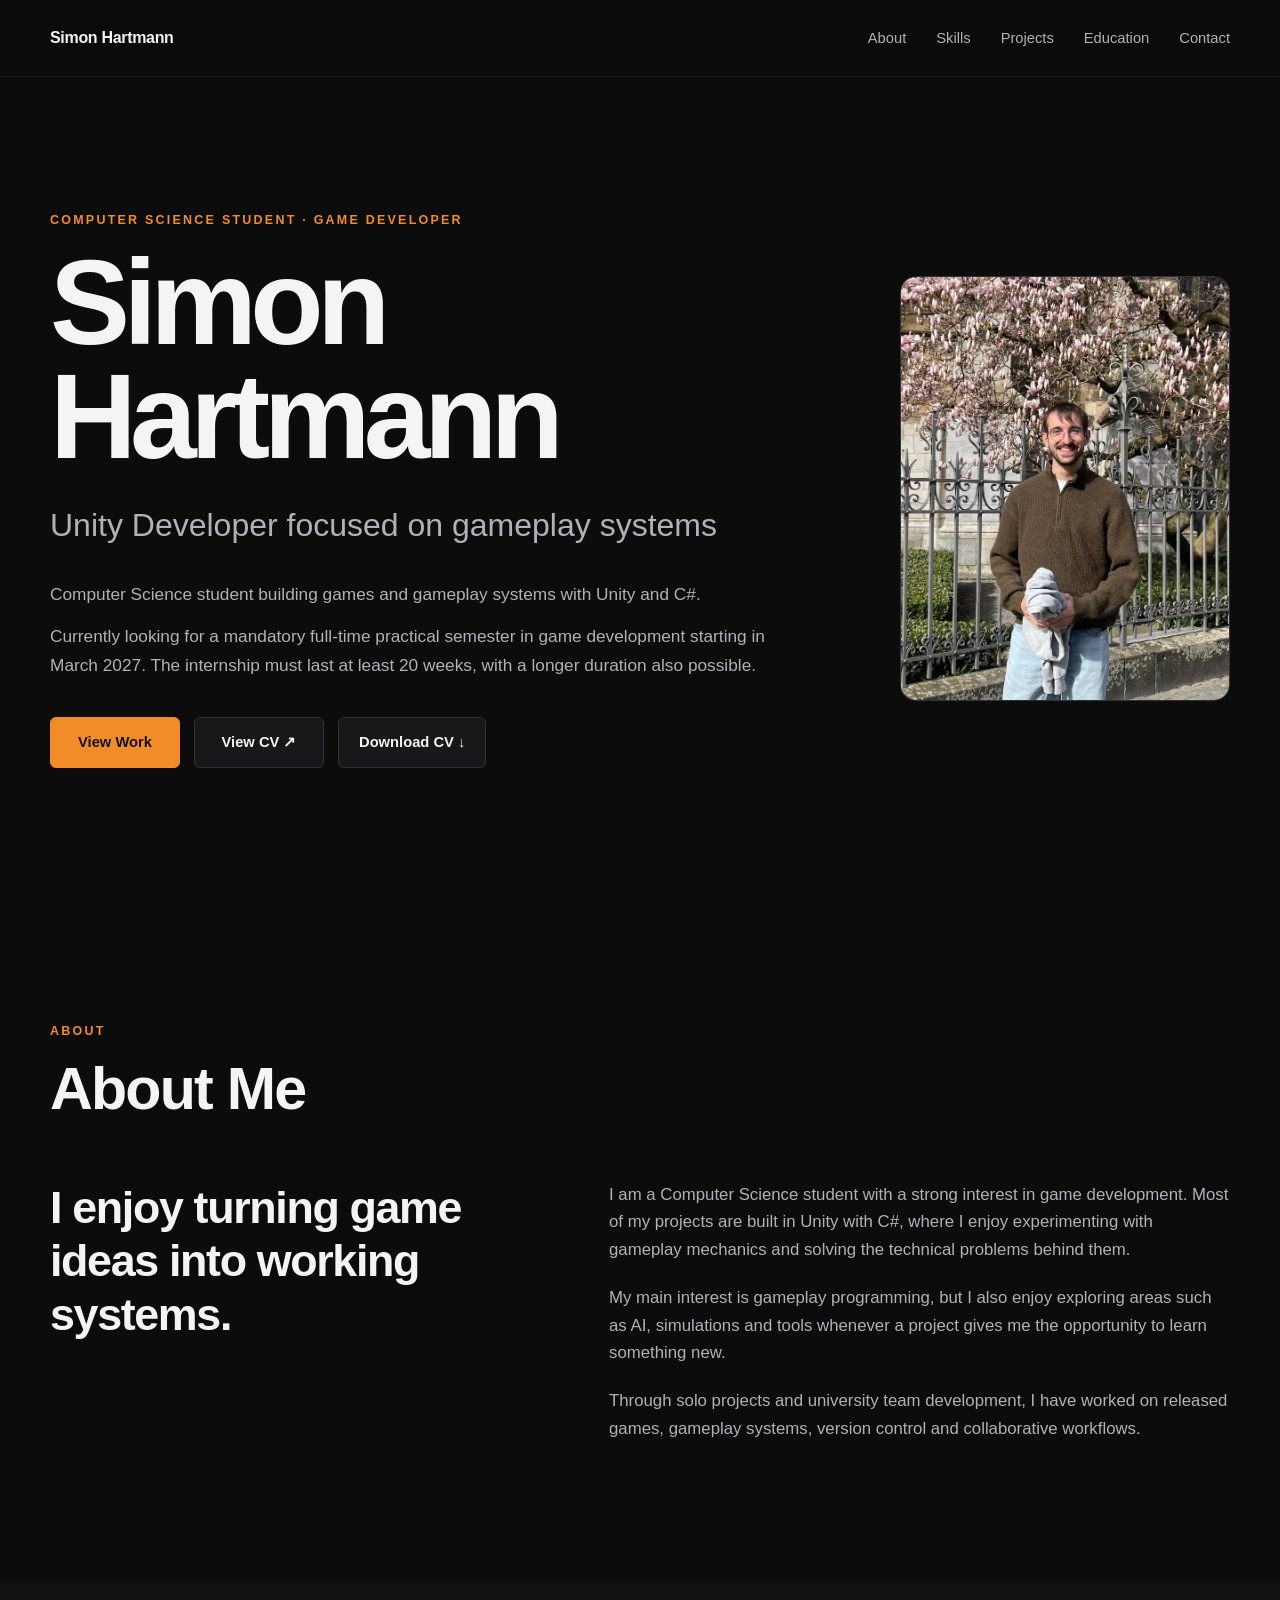
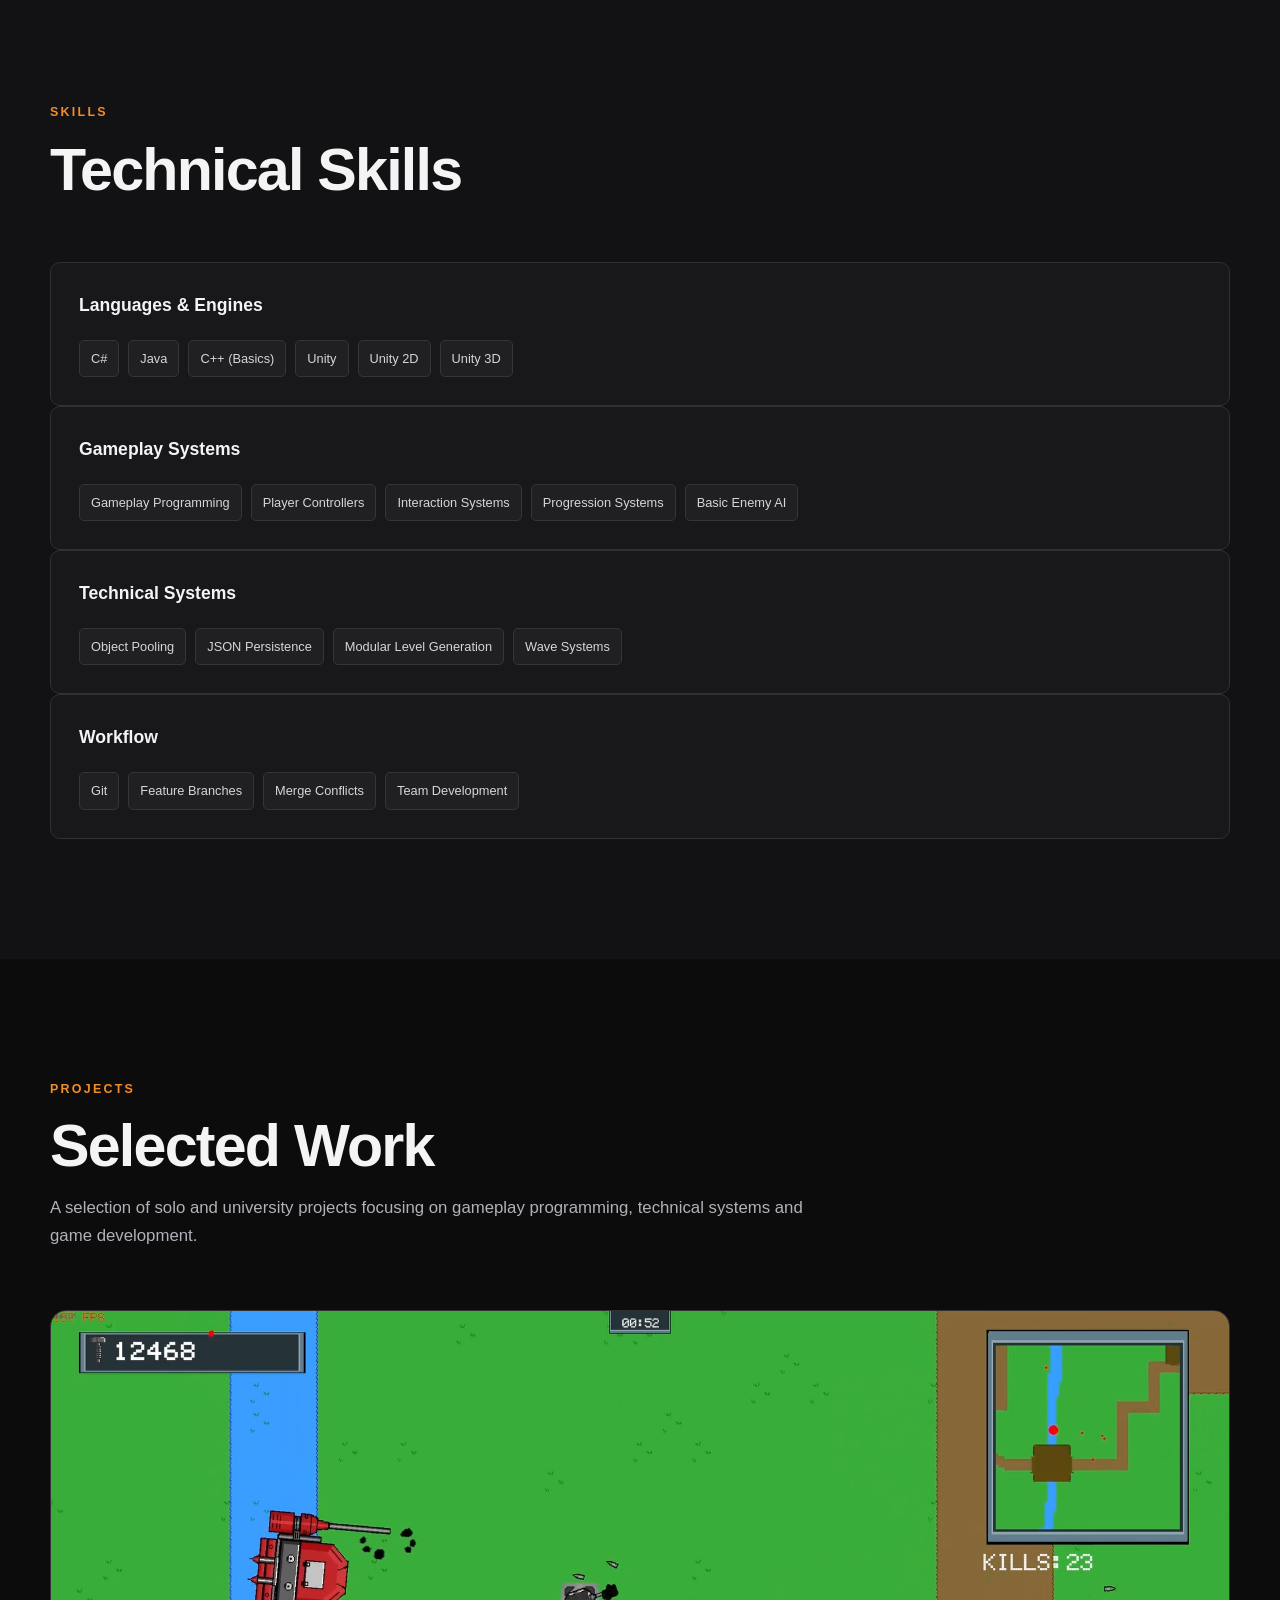
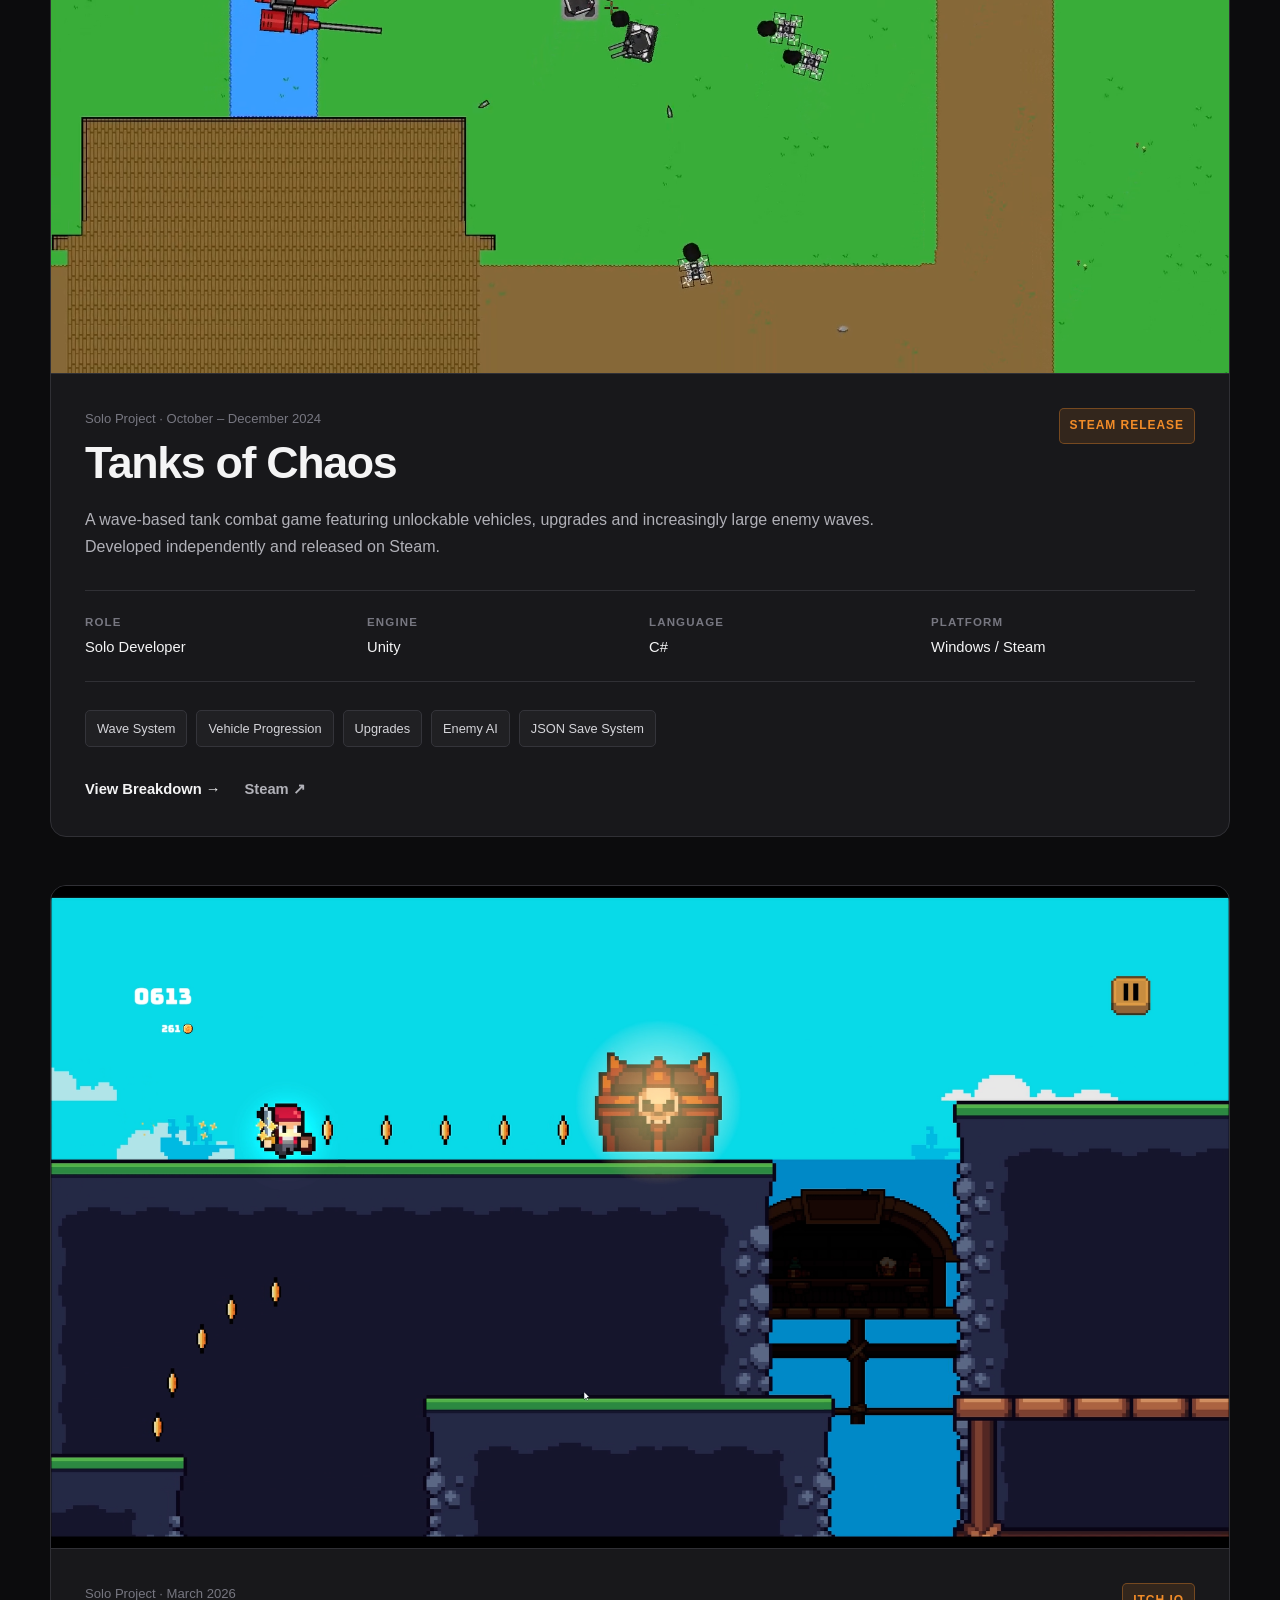
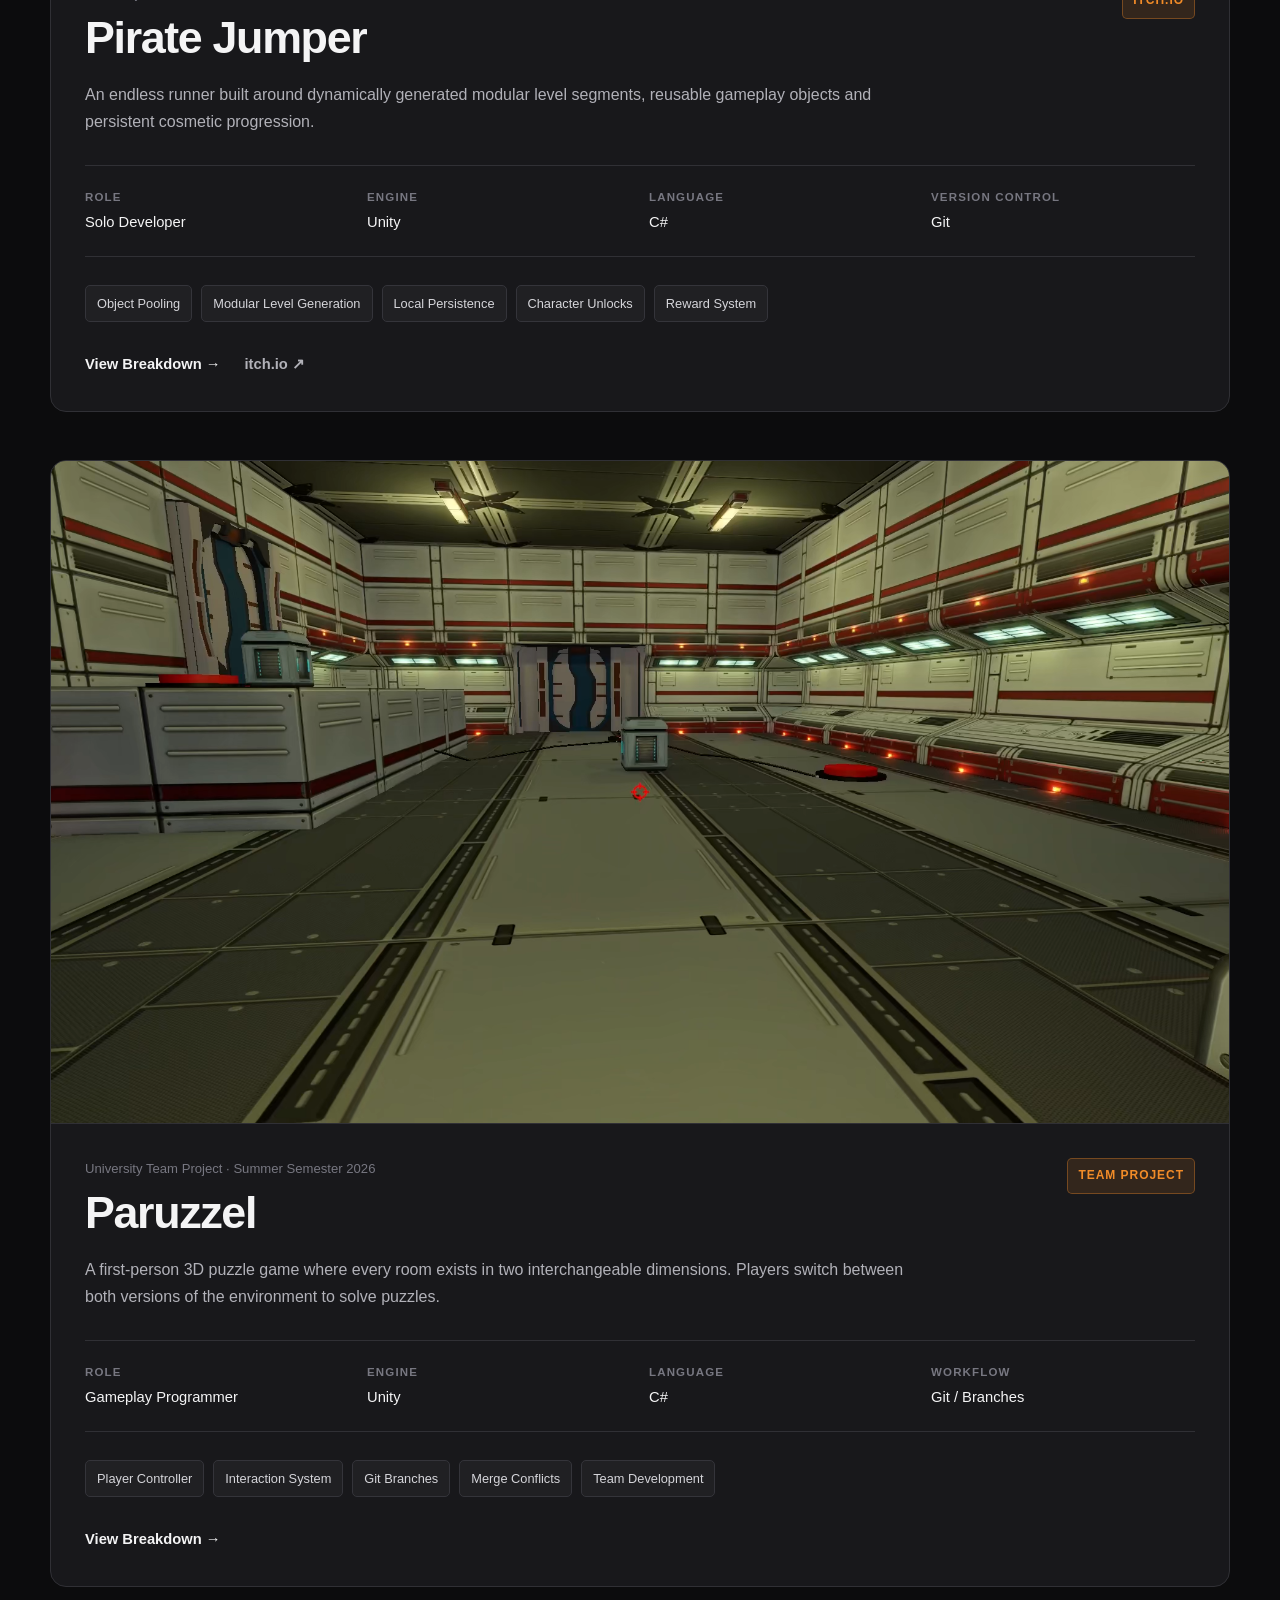
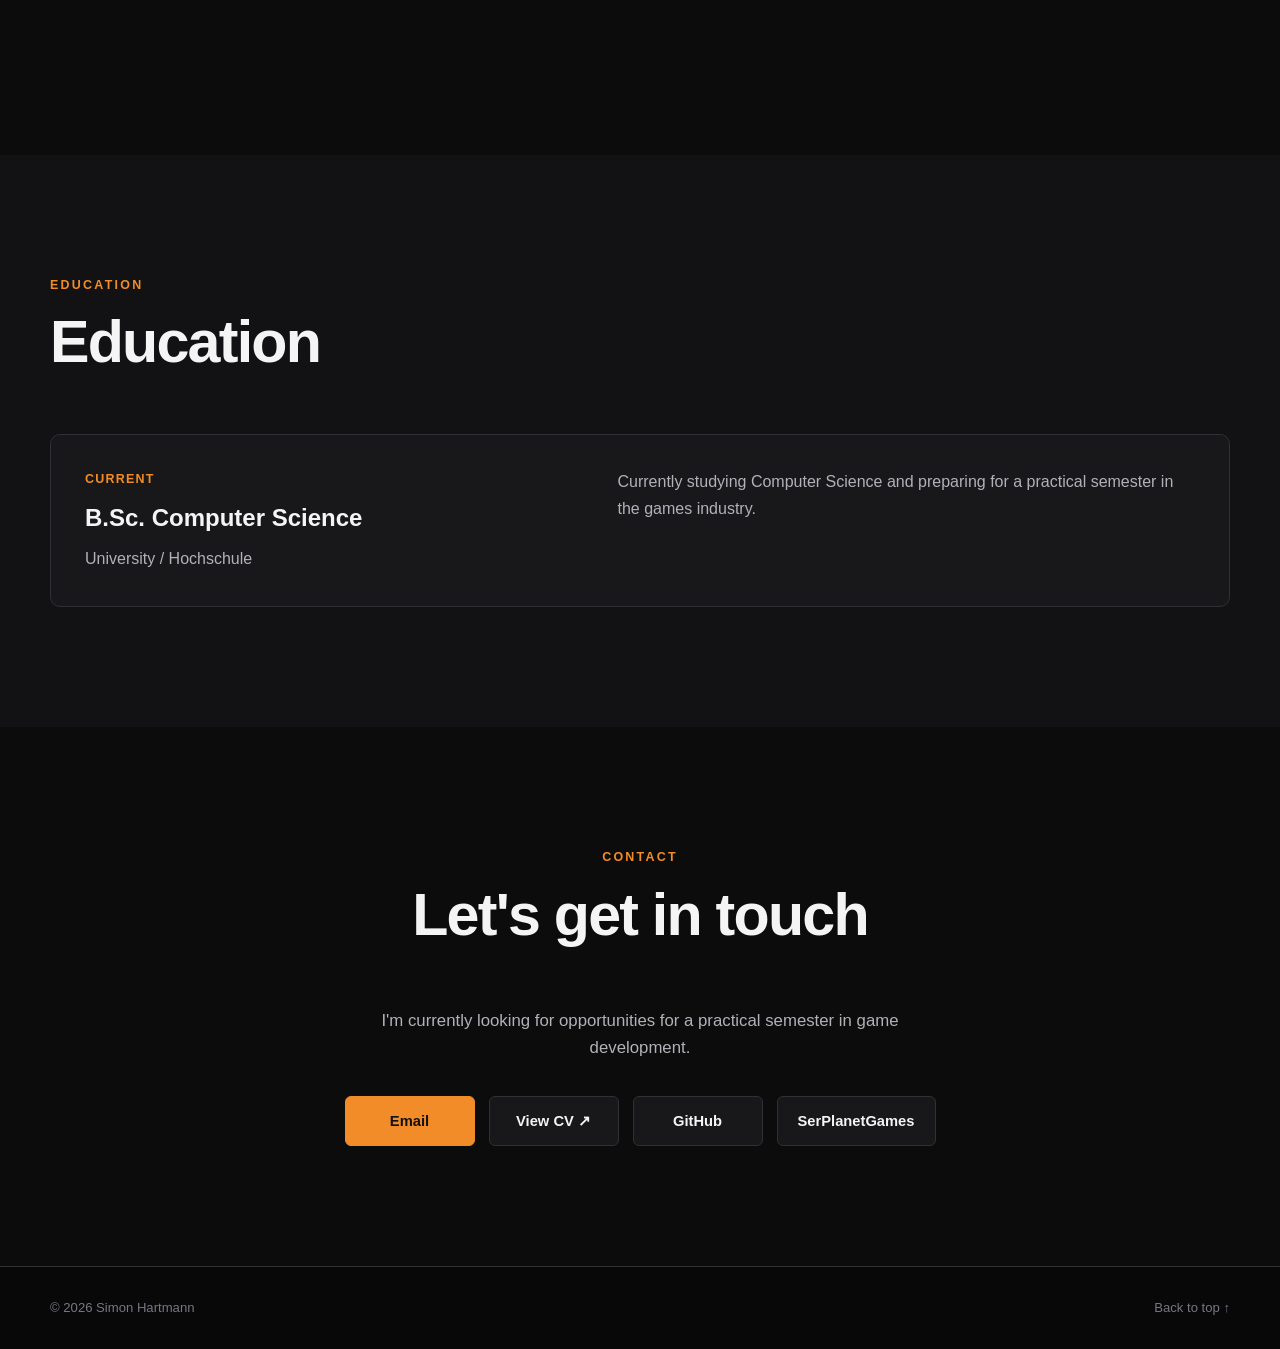
<file: index.html>
<!DOCTYPE html>
<html lang="en">

<head>
    <meta charset="UTF-8">

    <meta
        name="viewport"
        content="width=device-width, initial-scale=1.0"
    >

    <title>Simon Hartmann | Game Developer</title>

    <meta
        name="description"
        content="Game development portfolio of Simon Hartmann, Computer Science student and Unity developer."
    >

    <link
        rel="stylesheet"
        href="css/style.css"
    >
</head>


<body>


    <!-- =========================
         HEADER / NAVIGATION
    ========================== -->

    <header class="site-header">

        <div class="container nav-container">

            <a
                class="logo"
                href="#home"
            >
                Simon Hartmann
            </a>


            <nav class="main-nav">

                <a href="#about">
                    About
                </a>

                <a href="#skills">
                    Skills
                </a>

                <a href="#projects">
                    Projects
                </a>

                <a href="#education">
                    Education
                </a>

                <a href="#contact">
                    Contact
                </a>

            </nav>

        </div>

    </header>



    <main>


        <!-- =========================
             HERO
        ========================== -->

        <section
    id="home"
    class="hero"
>

    <div class="container hero-layout">


        <div class="hero-content">

            <p class="section-label">
                COMPUTER SCIENCE STUDENT · GAME DEVELOPER
            </p>


            <h1>
                Simon Hartmann
            </h1>


            <h2 class="hero-subtitle">
                Unity Developer focused on gameplay systems
            </h2>


            <p class="hero-description">
                Computer Science student building games and gameplay systems
                with Unity and C#.
            </p>


            <p class="hero-description">
                Currently looking for a mandatory full-time practical semester
                in game development starting in March 2027. The internship must
                last at least 20 weeks, with a longer duration also possible.
            </p>


            <div class="hero-buttons">

                <a
                    class="button button-primary"
                    href="#projects"
                >
                    View Work
                </a>


                <a
                    class="button button-secondary"
                    href="documents/Simon_Hartmann_CV.pdf"
                    target="_blank"
                    rel="noopener noreferrer"
                >
                    View CV ↗
                </a>


                <a
                    class="button button-secondary"
                    href="documents/Simon_Hartmann_CV.pdf"
                    download="Simon_Hartmann_CV.pdf"
                >
                    Download CV ↓
                </a>

            </div>

        </div>



        <div class="hero-image">

            <img
                src="images/portraits/SimonHartmann_Nature.JPG"
                alt="Simon Hartmann"
            >

        </div>


    </div>

</section>



        <!-- =========================
             ABOUT
        ========================== -->

        <section
            id="about"
            class="section"
        >

            <div class="container">


                <div class="section-heading">

                    <p class="section-label">
                        ABOUT
                    </p>

                    <h2>
                        About Me
                    </h2>

                </div>



                <div class="about-grid">


                    <div class="about-intro">

                        <h3>
                            I enjoy turning game ideas into working systems.
                        </h3>

                    </div>



                    <div class="about-text">

                        <p>
                            I am a Computer Science student with a strong interest
                            in game development. Most of my projects are built in
                            Unity with C#, where I enjoy experimenting with gameplay
                            mechanics and solving the technical problems behind them.
                        </p>


                        <p>
                            My main interest is gameplay programming, but I also enjoy
                            exploring areas such as AI, simulations and tools whenever
                            a project gives me the opportunity to learn something new.
                        </p>


                        <p>
                            Through solo projects and university team development,
                            I have worked on released games, gameplay systems,
                            version control and collaborative workflows.
                        </p>

                    </div>


                </div>


            </div>

        </section>



        <!-- =========================
             SKILLS
        ========================== -->

        <section
            id="skills"
            class="section section-dark"
        >

            <div class="container">


                <div class="section-heading">

                    <p class="section-label">
                        SKILLS
                    </p>

                    <h2>
                        Technical Skills
                    </h2>

                </div>



                <div class="skill-group">

                <h3>
                    Languages & Engines
                </h3>

                <div class="tag-list">

                    <span class="tag">
                        C#
                    </span>

                    <span class="tag">
                        Java
                    </span>

                    <span class="tag">
                        C++ (Basics)
                    </span>

                    <span class="tag">
                        Unity
                    </span>

                    <span class="tag">
                        Unity 2D
                    </span>

                    <span class="tag">
                        Unity 3D
                    </span>

                </div>

            </div>



                    <div class="skill-group">

                        <h3>
                            Gameplay Systems
                        </h3>

                        <div class="tag-list">

                            <span class="tag">
                                Gameplay Programming
                            </span>

                            <span class="tag">
                                Player Controllers
                            </span>

                            <span class="tag">
                                Interaction Systems
                            </span>

                            <span class="tag">
                                Progression Systems
                            </span>

                            <span class="tag">
                                Basic Enemy AI
                            </span>

                        </div>

                    </div>



                    <div class="skill-group">

                        <h3>
                            Technical Systems
                        </h3>

                        <div class="tag-list">

                            <span class="tag">
                                Object Pooling
                            </span>

                            <span class="tag">
                                JSON Persistence
                            </span>

                            <span class="tag">
                                Modular Level Generation
                            </span>

                            <span class="tag">
                                Wave Systems
                            </span>

                        </div>

                    </div>



                    <div class="skill-group">

                        <h3>
                            Workflow
                        </h3>

                        <div class="tag-list">

                            <span class="tag">
                                Git
                            </span>

                            <span class="tag">
                                Feature Branches
                            </span>

                            <span class="tag">
                                Merge Conflicts
                            </span>

                            <span class="tag">
                                Team Development
                            </span>

                        </div>

                    </div>


                </div>


            </div>

        </section>



        <!-- =========================
             PROJECTS
        ========================== -->

        <section
            id="projects"
            class="section"
        >

            <div class="container">


                <div class="section-heading">

                    <p class="section-label">
                        PROJECTS
                    </p>

                    <h2>
                        Selected Work
                    </h2>

                    <p class="section-description">
                        A selection of solo and university projects focusing on
                        gameplay programming, technical systems and game development.
                    </p>

                </div>



                <!-- =========================
                     TANKS OF CHAOS
                ========================== -->

                <article class="project-card">


                    <div class="project-media">

                        <img
                            src="images/tanks-of-chaos/cover.png"
                            alt="Tanks of Chaos gameplay screenshot"
                        >

                    </div>



                    <div class="project-body">


                        <div class="project-header">


                            <div>

                                <p class="project-type">
                                    Solo Project · October – December 2024
                                </p>

                                <h3>
                                    Tanks of Chaos
                                </h3>

                            </div>


                            <span class="project-status">
                                Steam Release
                            </span>


                        </div>



                        <p class="project-description">
                            A wave-based tank combat game featuring unlockable
                            vehicles, upgrades and increasingly large enemy waves.
                            Developed independently and released on Steam.
                        </p>



                        <div class="project-info-grid">


                            <div>

                                <span class="info-label">
                                    Role
                                </span>

                                <span class="info-value">
                                    Solo Developer
                                </span>

                            </div>


                            <div>

                                <span class="info-label">
                                    Engine
                                </span>

                                <span class="info-value">
                                    Unity
                                </span>

                            </div>


                            <div>

                                <span class="info-label">
                                    Language
                                </span>

                                <span class="info-value">
                                    C#
                                </span>

                            </div>


                            <div>

                                <span class="info-label">
                                    Platform
                                </span>

                                <span class="info-value">
                                    Windows / Steam
                                </span>

                            </div>


                        </div>



                        <div class="project-tags">

                            <span class="tag">
                                Wave System
                            </span>

                            <span class="tag">
                                Vehicle Progression
                            </span>

                            <span class="tag">
                                Upgrades
                            </span>

                            <span class="tag">
                                Enemy AI
                            </span>

                            <span class="tag">
                                JSON Save System
                            </span>

                        </div>



                        <div class="project-links">

                            <a
                                class="text-link"
                                href="projects/tanks-of-chaos.html"
                            >
                                View Breakdown →
                            </a>


                            <a
                                class="text-link external-link"
                                href="https://store.steampowered.com/app/3227600/Tanks_of_Chaos/"
                                target="_blank"
                                rel="noopener noreferrer"
                            >
                                Steam ↗
                            </a>

                        </div>


                    </div>


                </article>



                <!-- =========================
                     PIRATE JUMPER
                ========================== -->

                <article class="project-card">


                    <div class="project-media">

                        <img
                            src="images/pirate-jumper/cover.png"
                            alt="Pirate Jumper gameplay screenshot"
                        >

                    </div>



                    <div class="project-body">


                        <div class="project-header">


                            <div>

                                <p class="project-type">
                                    Solo Project · March 2026
                                </p>

                                <h3>
                                    Pirate Jumper
                                </h3>

                            </div>


                            <span class="project-status">
                                itch.io
                            </span>


                        </div>



                        <p class="project-description">
                            An endless runner built around dynamically generated
                            modular level segments, reusable gameplay objects and
                            persistent cosmetic progression.
                        </p>



                        <div class="project-info-grid">


                            <div>

                                <span class="info-label">
                                    Role
                                </span>

                                <span class="info-value">
                                    Solo Developer
                                </span>

                            </div>


                            <div>

                                <span class="info-label">
                                    Engine
                                </span>

                                <span class="info-value">
                                    Unity
                                </span>

                            </div>


                            <div>

                                <span class="info-label">
                                    Language
                                </span>

                                <span class="info-value">
                                    C#
                                </span>

                            </div>


                            <div>

                                <span class="info-label">
                                    Version Control
                                </span>

                                <span class="info-value">
                                    Git
                                </span>

                            </div>


                        </div>



                        <div class="project-tags">

                            <span class="tag">
                                Object Pooling
                            </span>

                            <span class="tag">
                                Modular Level Generation
                            </span>

                            <span class="tag">
                                Local Persistence
                            </span>

                            <span class="tag">
                                Character Unlocks
                            </span>

                            <span class="tag">
                                Reward System
                            </span>

                        </div>



                        <div class="project-links">

                            <a
                                class="text-link"
                                href="projects/pirate-jumper.html"
                            >
                                View Breakdown →
                            </a>


                            <a
                                class="text-link external-link"
                                href="https://serplanetgames.itch.io/pirate-jumper"
                                target="_blank"
                                rel="noopener noreferrer"
                            >
                                itch.io ↗
                            </a>

                        </div>


                    </div>


                </article>



                <!-- =========================
                     PARUZZEL
                ========================== -->

                <article class="project-card">


                    <div class="project-media">

                        <img
                            src="images/paruzzel/cover.png"
                            alt="Paruzzel gameplay screenshot"
                        >

                    </div>



                    <div class="project-body">


                        <div class="project-header">


                            <div>

                                <p class="project-type">
                                    University Team Project · Summer Semester 2026
                                </p>

                                <h3>
                                    Paruzzel
                                </h3>

                            </div>


                            <span class="project-status">
                                Team Project
                            </span>


                        </div>



                        <p class="project-description">
                            A first-person 3D puzzle game where every room exists
                            in two interchangeable dimensions. Players switch between
                            both versions of the environment to solve puzzles.
                        </p>



                        <div class="project-info-grid">


                            <div>

                                <span class="info-label">
                                    Role
                                </span>

                                <span class="info-value">
                                    Gameplay Programmer
                                </span>

                            </div>


                            <div>

                                <span class="info-label">
                                    Engine
                                </span>

                                <span class="info-value">
                                    Unity
                                </span>

                            </div>


                            <div>

                                <span class="info-label">
                                    Language
                                </span>

                                <span class="info-value">
                                    C#
                                </span>

                            </div>


                            <div>

                                <span class="info-label">
                                    Workflow
                                </span>

                                <span class="info-value">
                                    Git / Branches
                                </span>

                            </div>


                        </div>



                        <div class="project-tags">

                            <span class="tag">
                                Player Controller
                            </span>

                            <span class="tag">
                                Interaction System
                            </span>

                            <span class="tag">
                                Git Branches
                            </span>

                            <span class="tag">
                                Merge Conflicts
                            </span>

                            <span class="tag">
                                Team Development
                            </span>

                        </div>



                        <div class="project-links">

                            <a
                                class="text-link"
                                href="projects/paruzzel.html"
                            >
                                View Breakdown →
                            </a>

                        </div>


                    </div>


                </article>


            </div>

        </section>



        <!-- =========================
             EDUCATION
        ========================== -->

        <section
            id="education"
            class="section section-dark"
        >

            <div class="container">


                <div class="section-heading">

                    <p class="section-label">
                        EDUCATION
                    </p>

                    <h2>
                        Education
                    </h2>

                </div>



                <div class="education-card">


                    <div>

                        <p class="education-date">
                            Current
                        </p>

                        <h3>
                            B.Sc. Computer Science
                        </h3>

                        <p class="education-place">
                            University / Hochschule
                        </p>

                    </div>



                    <div class="education-description">

                        <p>
                            Currently studying Computer Science and preparing for a
                            practical semester in the games industry.
                        </p>

                    </div>


                </div>


            </div>

        </section>



        <!-- =========================
             CONTACT
        ========================== -->

        <section
            id="contact"
            class="section contact-section"
        >

            <div class="container">


                <div class="section-heading">

                    <p class="section-label">
                        CONTACT
                    </p>

                    <h2>
                        Let's get in touch
                    </h2>

                </div>



                <p class="contact-description">
                    I'm currently looking for opportunities for a practical semester
                    in game development.
                </p>



                <div class="contact-links">


                    <a
                        class="button button-primary"
                        href="mailto:YOUR_EMAIL"
                    >
                        Email
                    </a>

                    <a
                    class="button button-secondary"
                    href="documents/Simon_Hartmann_CV.pdf"
                    target="_blank"
                    rel="noopener noreferrer"
                    >
                        View CV ↗
                    </a>


                    <a
                        class="button button-secondary"
                        href="https://github.com/SimonHartmannDev"
                        target="_blank"
                        rel="noopener noreferrer"
                    >
                        GitHub
                    </a>


                    <a
                        class="button button-secondary"
                        href="https://serplanetgames.itch.io/"
                        target="_blank"
                        rel="noopener noreferrer"
                    >
                        SerPlanetGames
                    </a>


                </div>


            </div>

        </section>


    </main>



    <!-- =========================
         FOOTER
    ========================== -->

    <footer class="site-footer">

        <div class="container footer-content">

            <p>
                © 2026 Simon Hartmann
            </p>

            <a href="#home">
                Back to top ↑
            </a>

        </div>

    </footer>


</body>

</html>
</file>
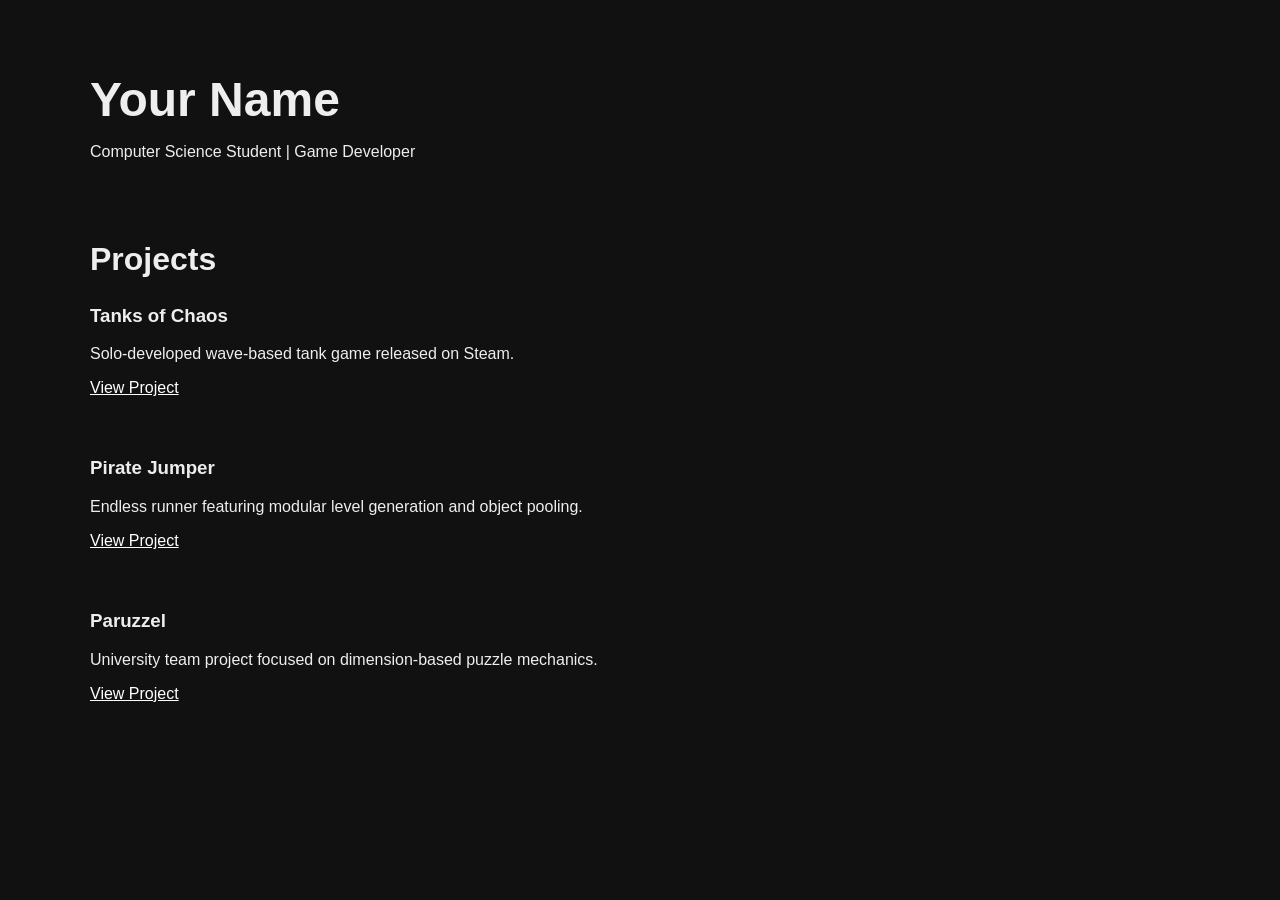
<file: portfolio/index.html>
<!DOCTYPE html>
<html lang="en">
<head>
    <meta charset="UTF-8">
    <meta name="viewport" content="width=device-width, initial-scale=1.0">

    <title>Your Name | Gameplay Programmer</title>

    <link rel="stylesheet" href="css/style.css">
</head>

<body>

    <header>
        <h1>Your Name</h1>
        <p>Computer Science Student | Game Developer</p>
    </header>

    <main>

        <section>
            <h2>Projects</h2>

            <article>
                <h3>Tanks of Chaos</h3>
                <p>Solo-developed wave-based tank game released on Steam.</p>
                <a href="projects/tanks-of-chaos.html">
                    View Project
                </a>
            </article>

            <article>
                <h3>Pirate Jumper</h3>
                <p>Endless runner featuring modular level generation and object pooling.</p>
                <a href="projects/pirate-jumper.html">
                    View Project
                </a>
            </article>

            <article>
                <h3>Paruzzel</h3>
                <p>University team project focused on dimension-based puzzle mechanics.</p>
                <a href="projects/paruzzel.html">
                    View Project
                </a>
            </article>

        </section>

    </main>

</body>
</html>
</file>
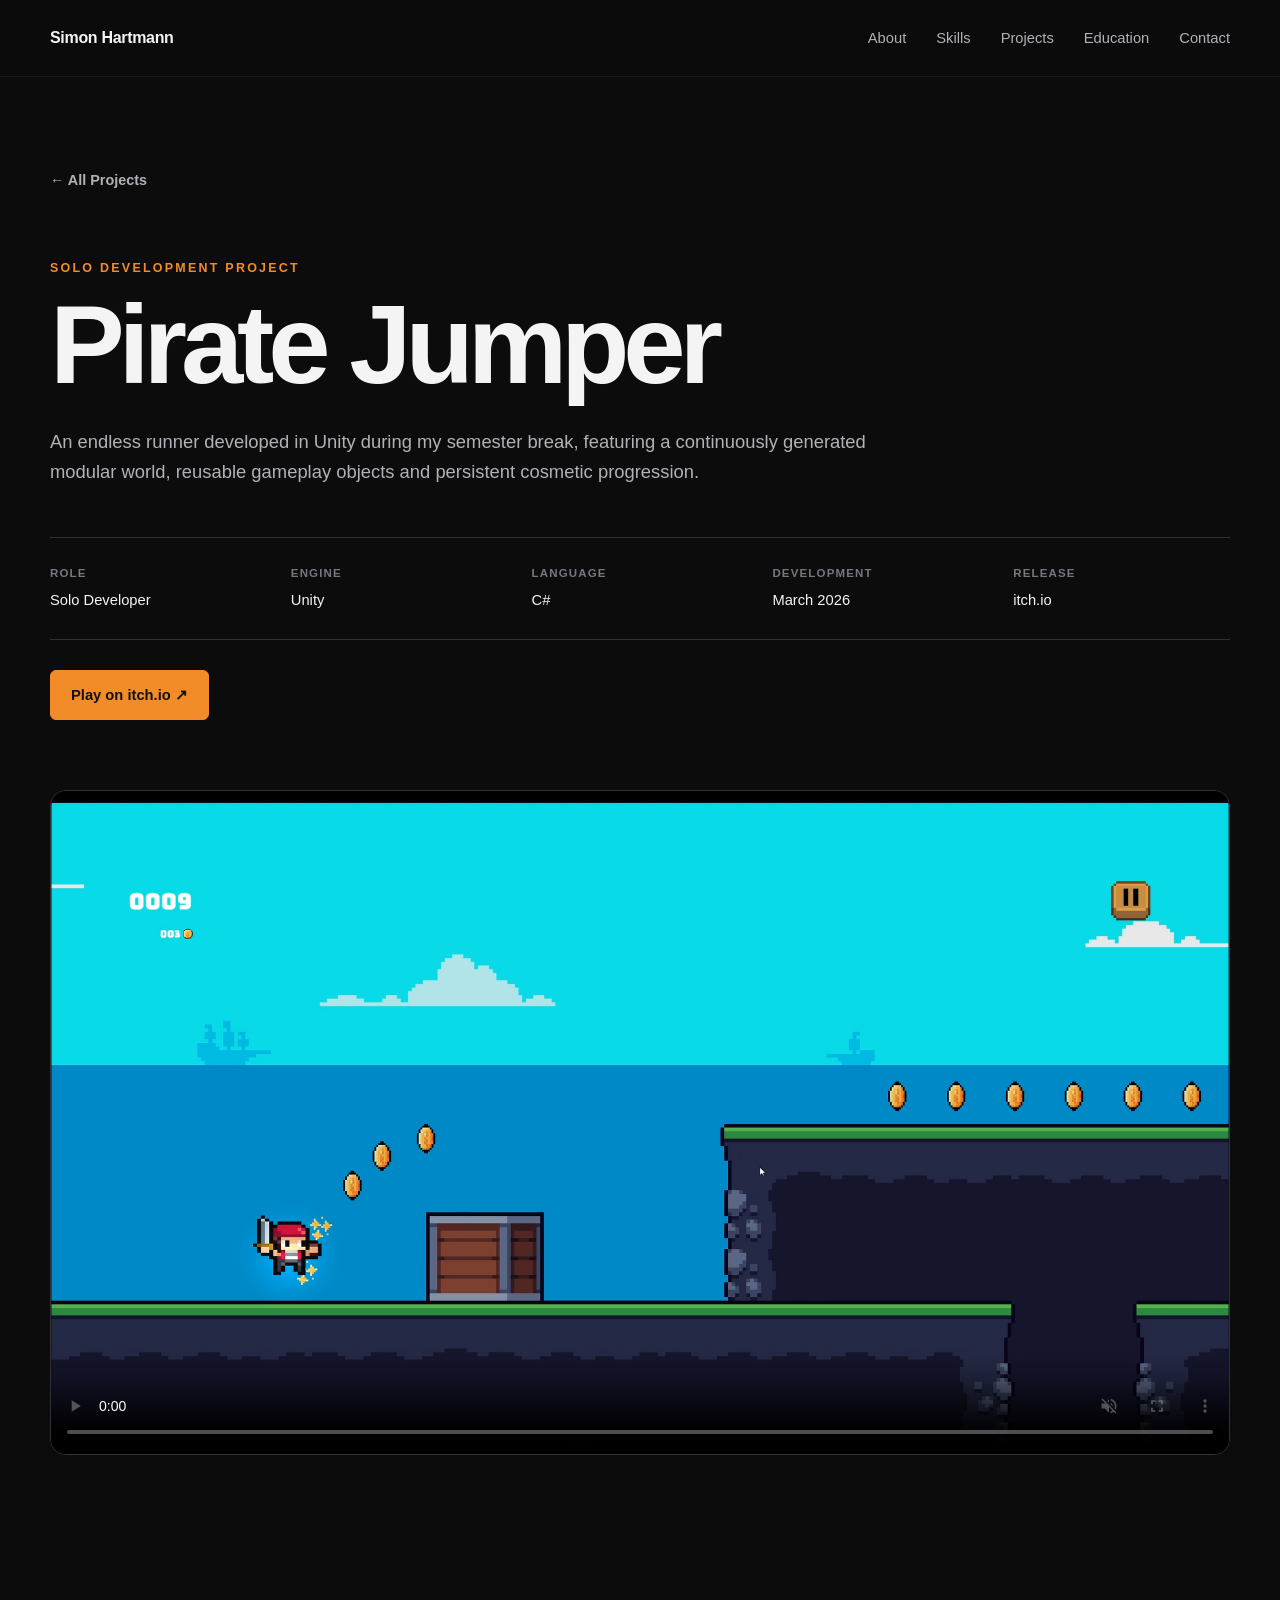
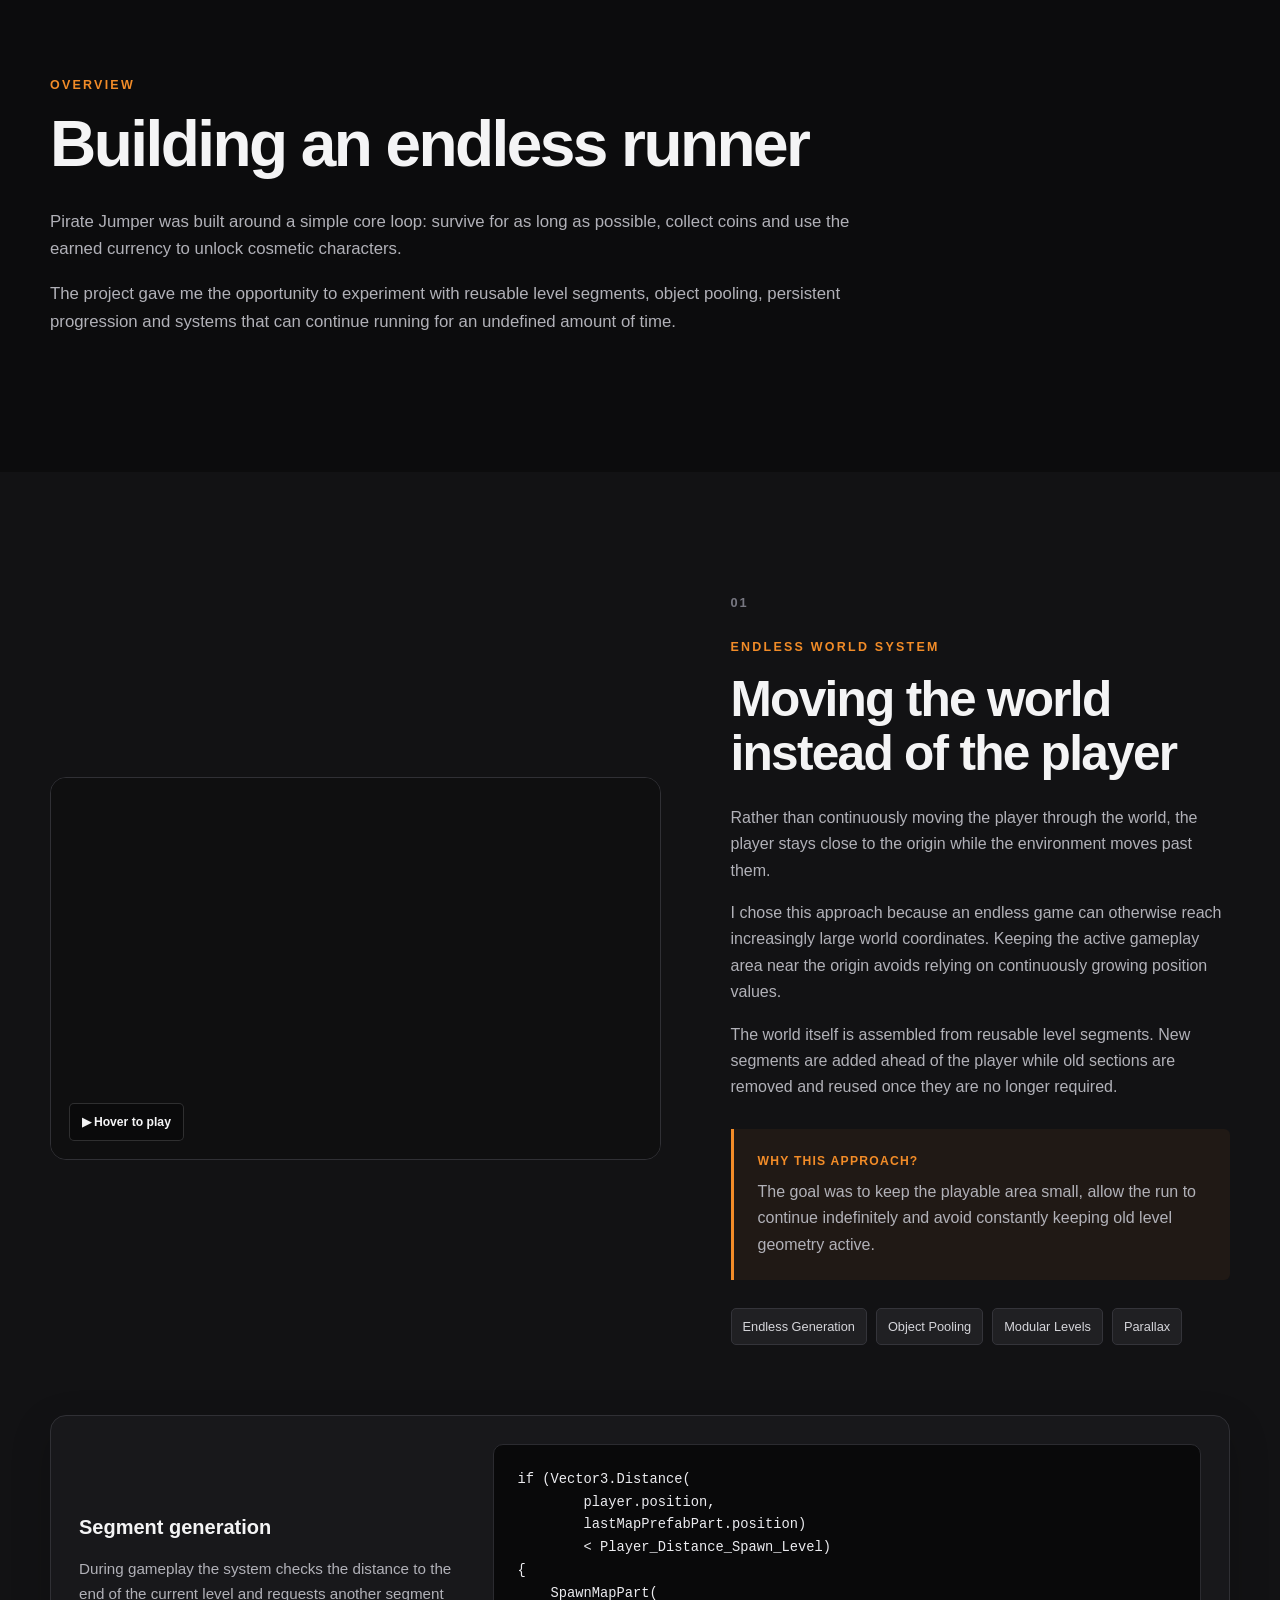
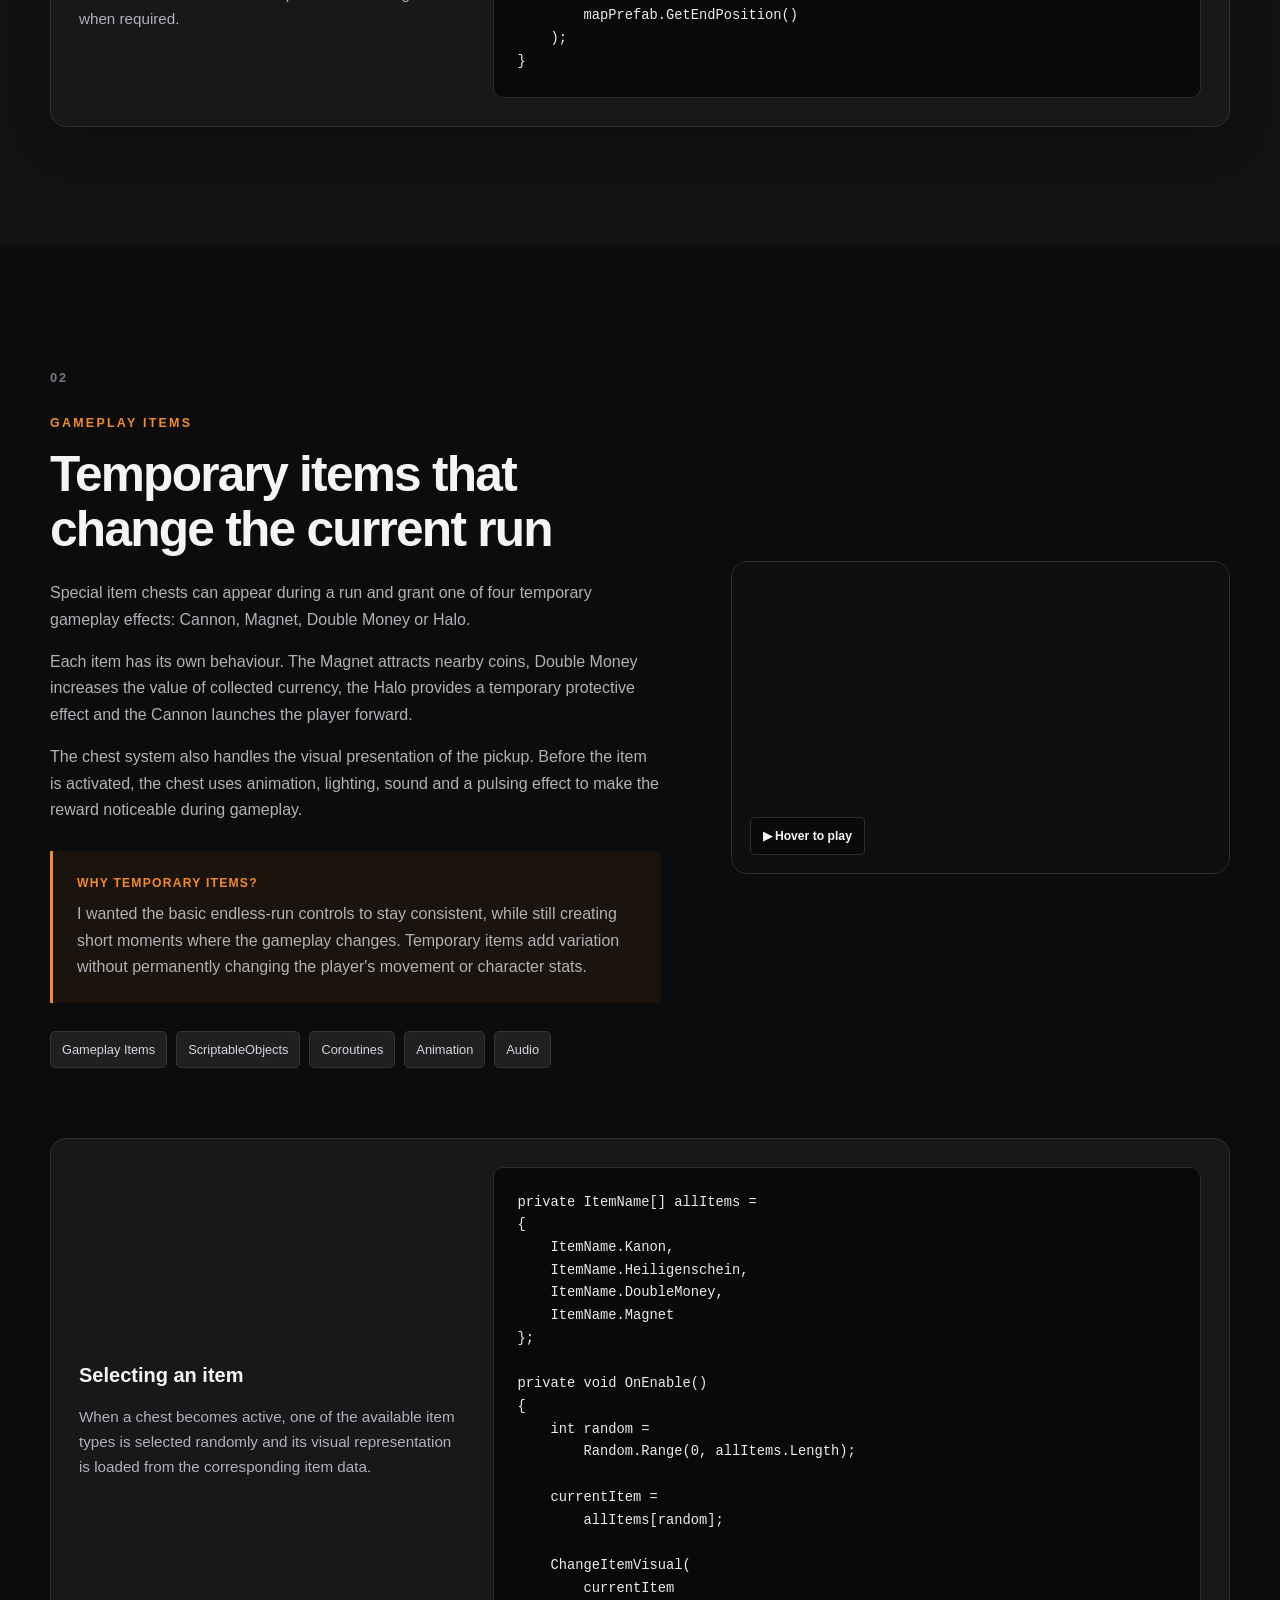
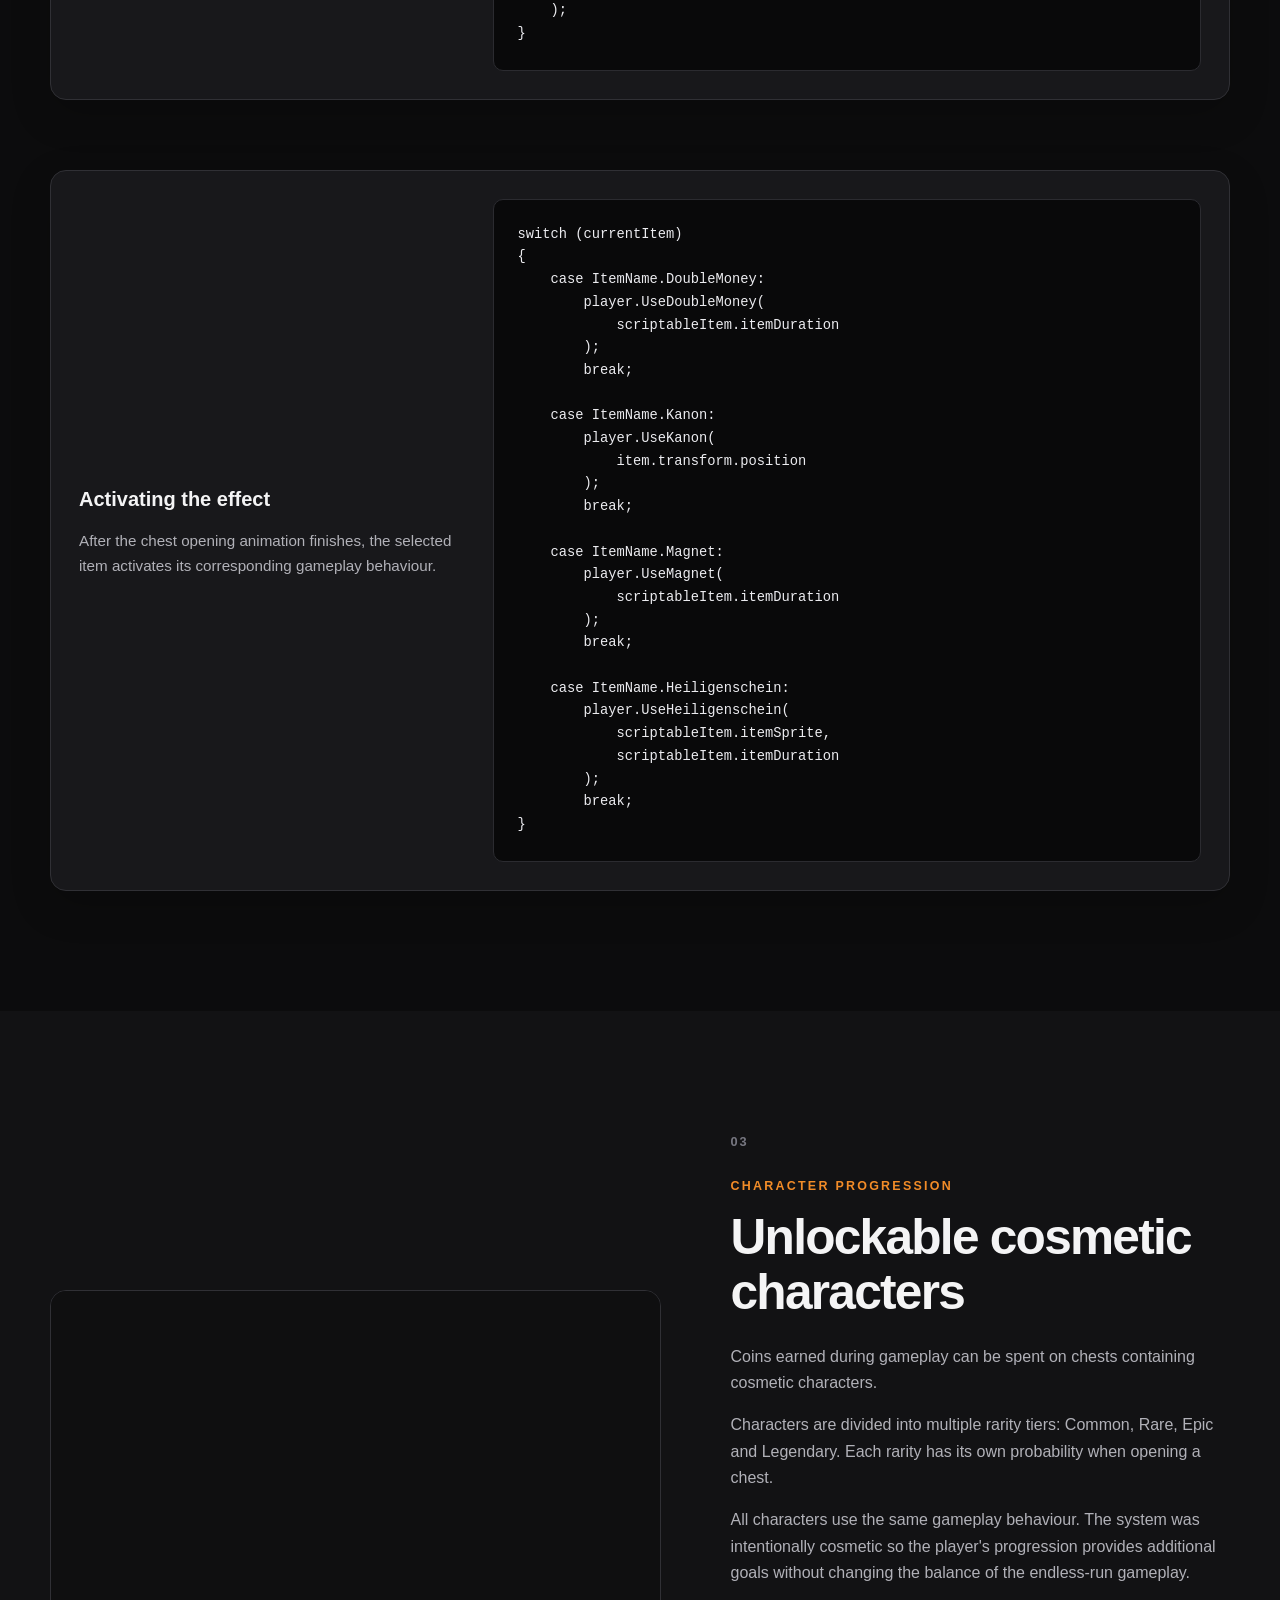
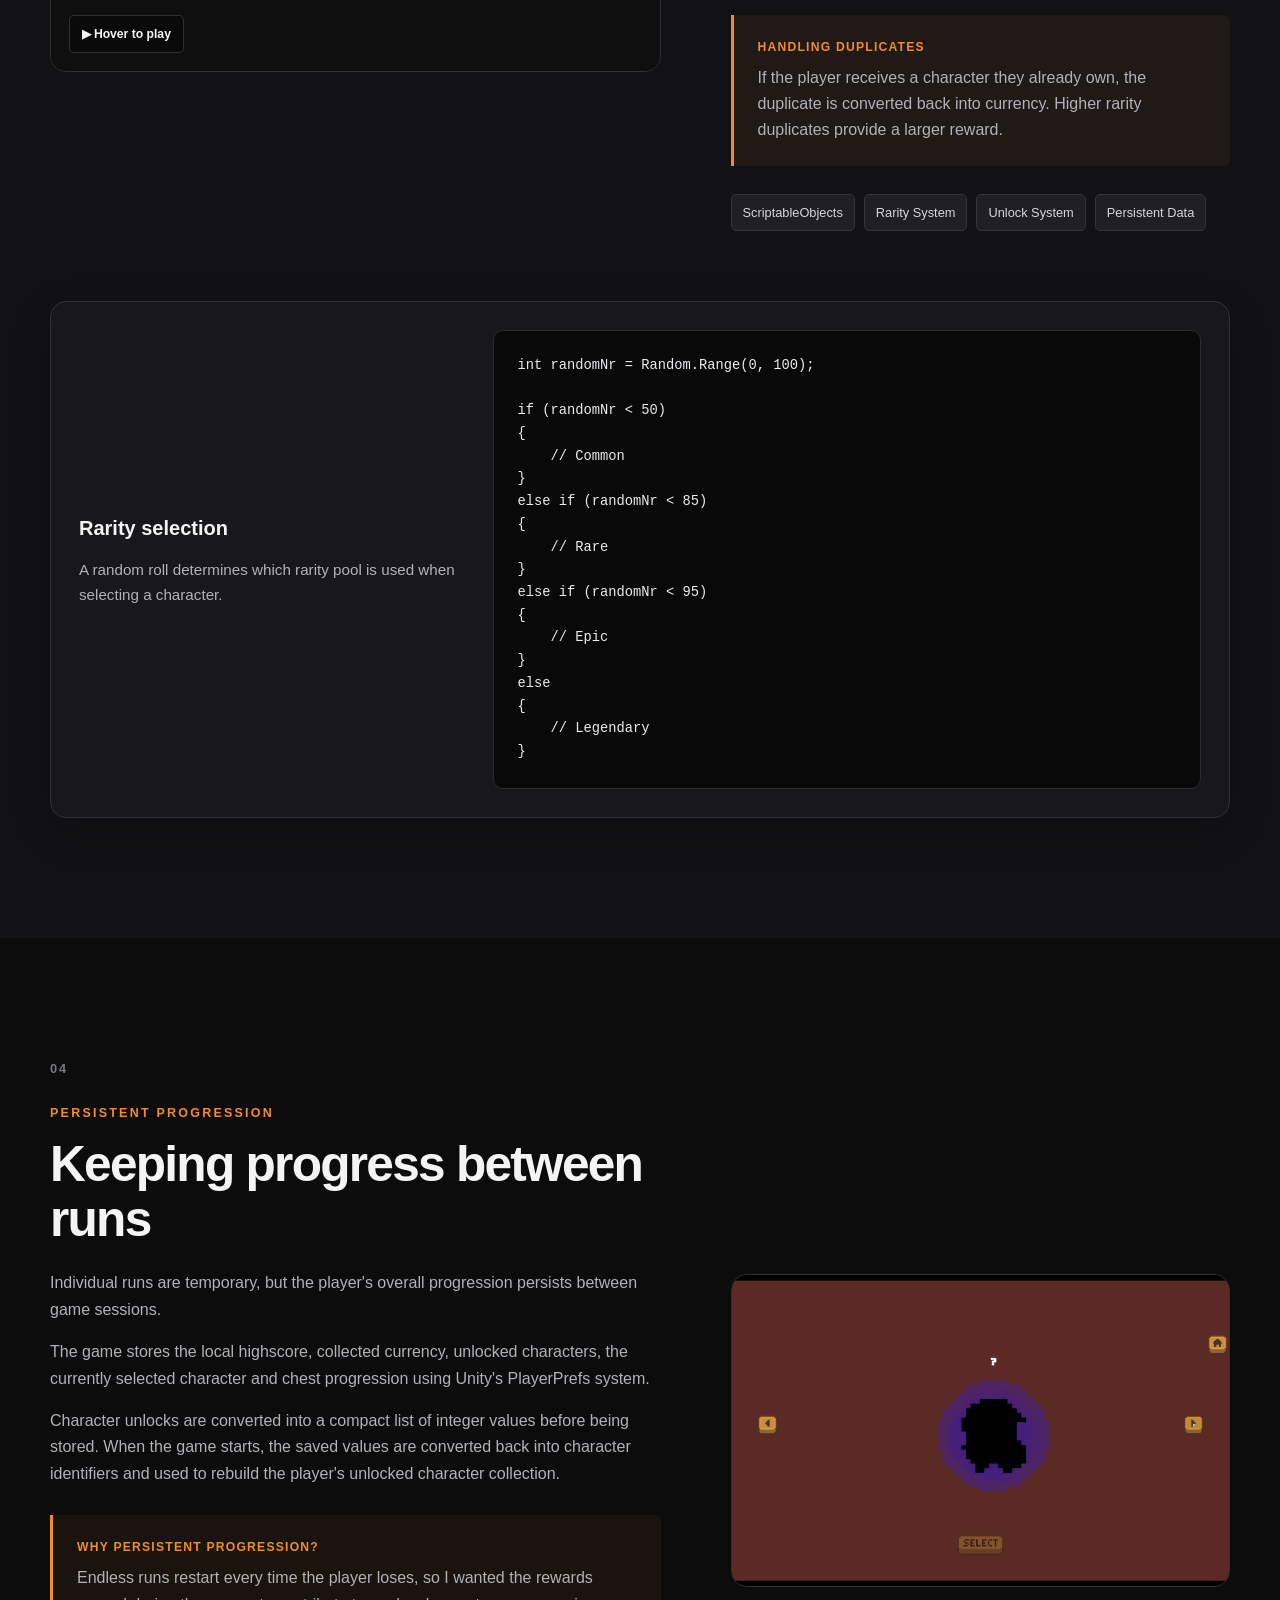
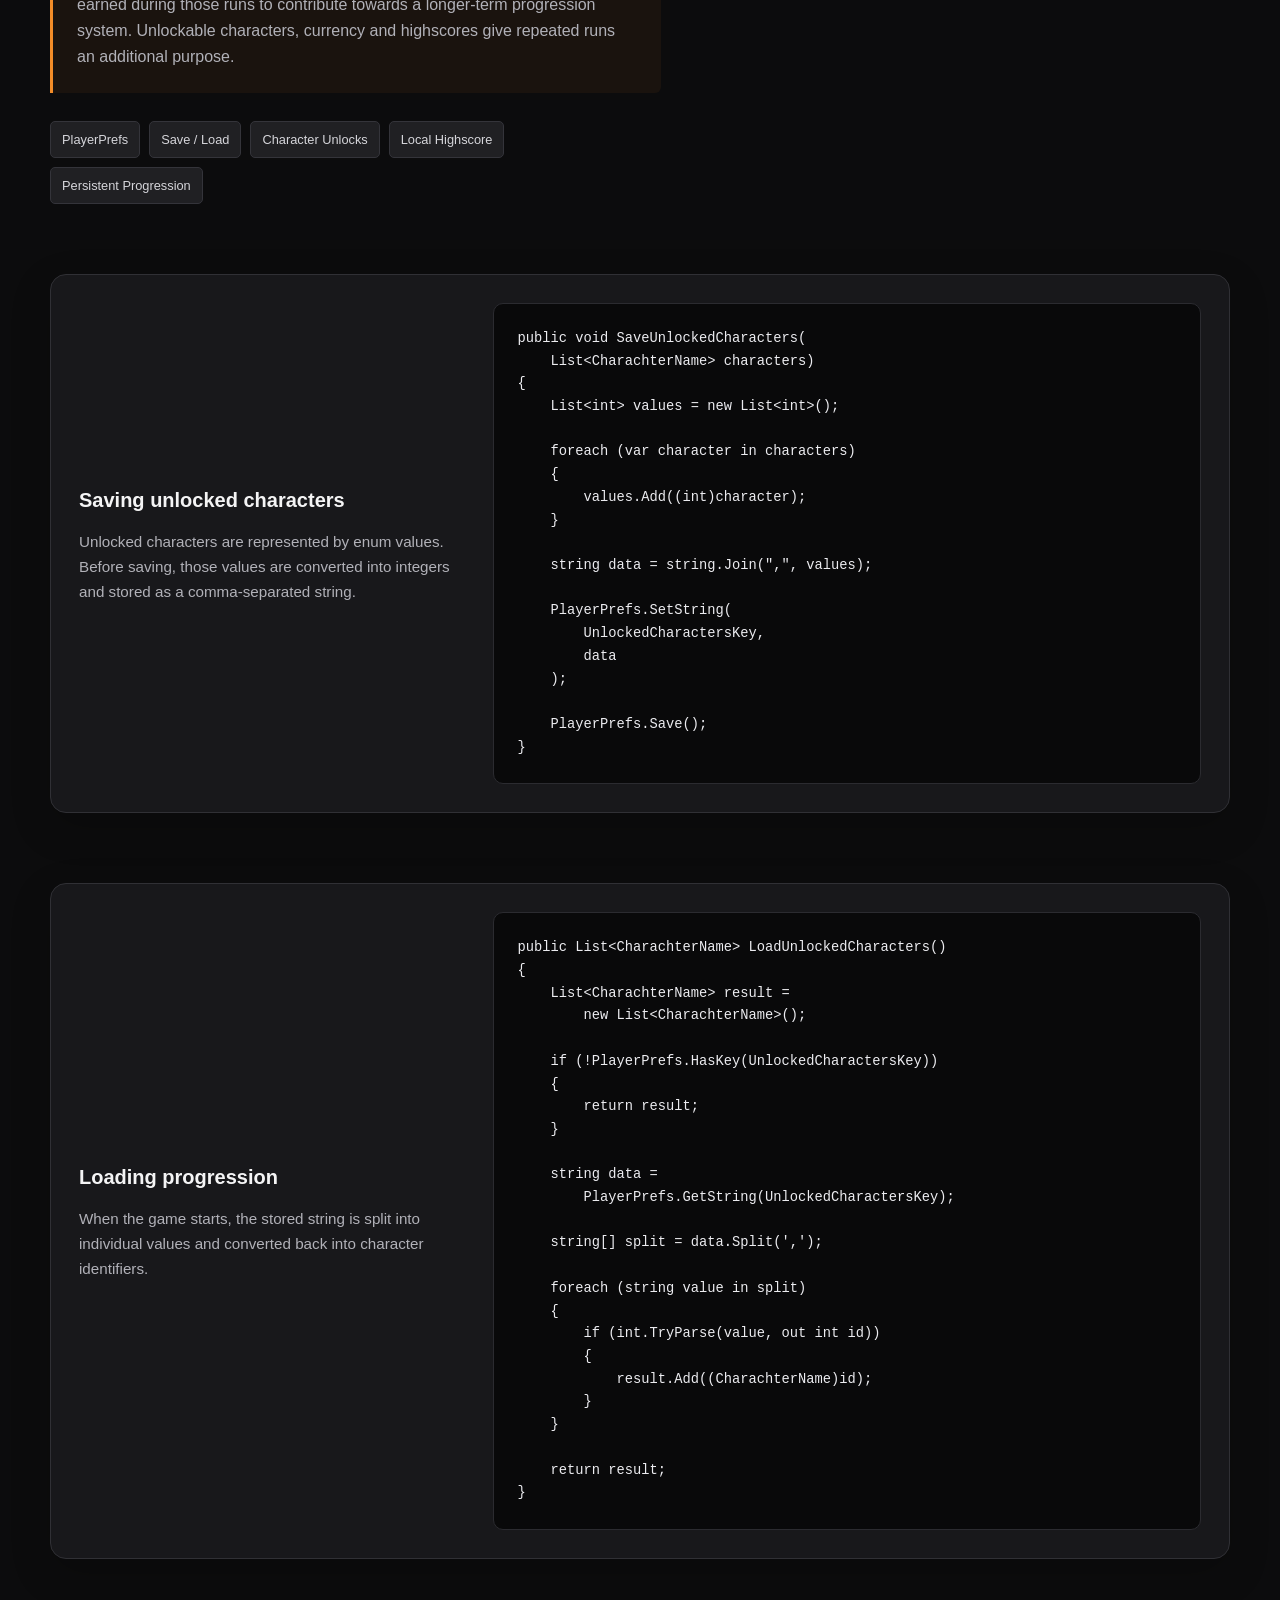
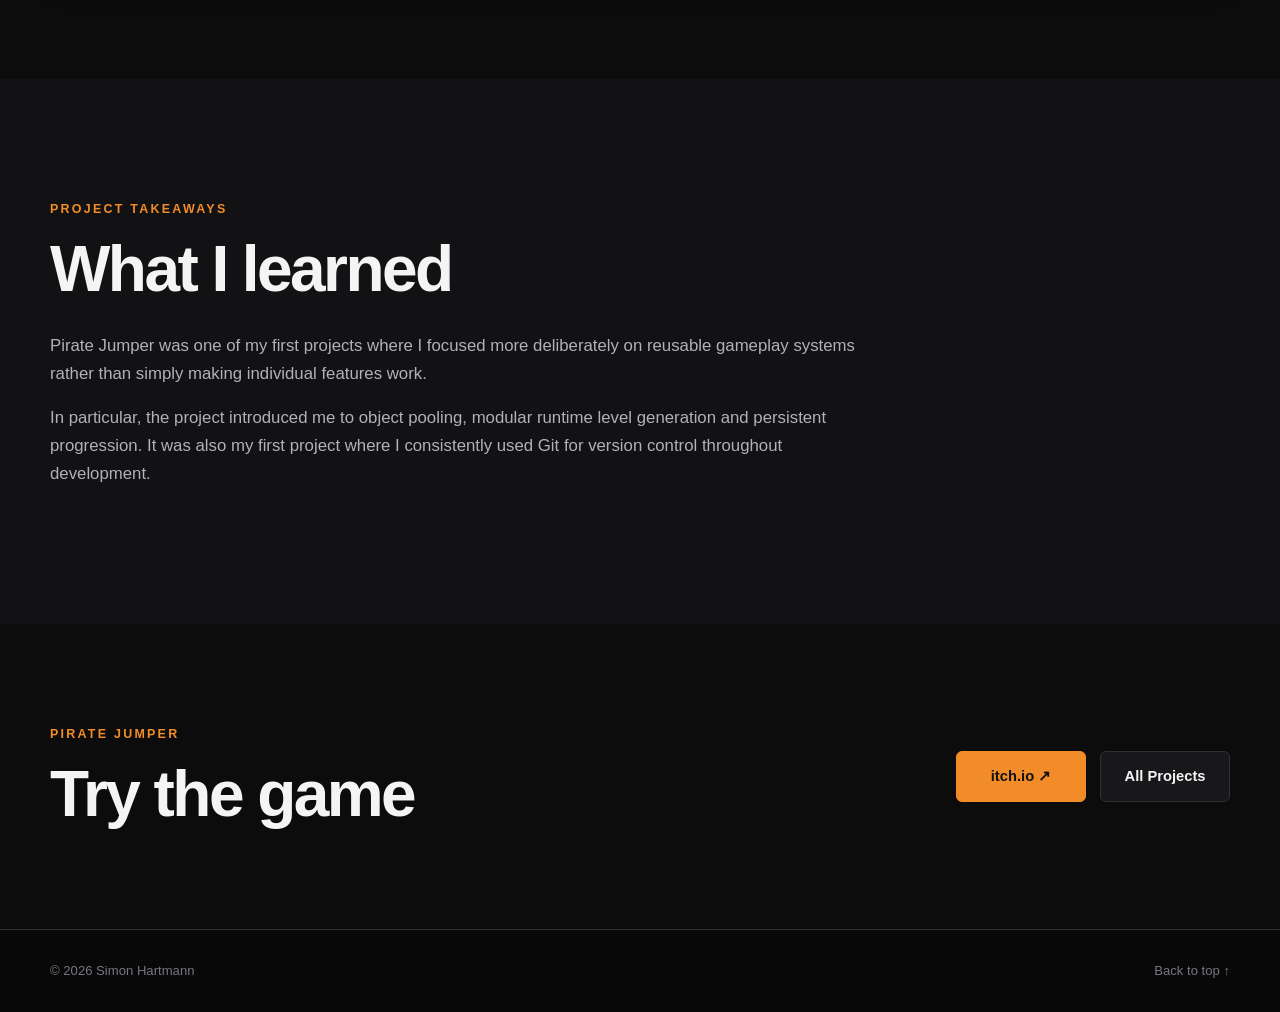
<file: projects/pirate-jumper.html>
<!DOCTYPE html>
<html lang="en">

<head>
    <meta charset="UTF-8">

    <meta
        name="viewport"
        content="width=device-width, initial-scale=1.0"
    >

    <title>Pirate Jumper | Simon Hartmann</title>

    <meta
        name="description"
        content="Technical breakdown of Pirate Jumper, an endless runner developed in Unity using C#."
    >

    <link
        rel="stylesheet"
        href="../css/style.css"
    >
</head>


<body>


    <!-- ========================================
         NAVIGATION
    ========================================= -->

    <header class="site-header">

        <div class="container nav-container">

            <a
                class="logo"
                href="../index.html"
            >
                Simon Hartmann
            </a>


            <nav class="main-nav">

                <a href="../index.html#about">
                    About
                </a>

                <a href="../index.html#skills">
                    Skills
                </a>

                <a href="../index.html#projects">
                    Projects
                </a>

                <a href="../index.html#education">
                    Education
                </a>

                <a href="../index.html#contact">
                    Contact
                </a>

            </nav>

        </div>

    </header>


    <main>


        <!-- ========================================
             PROJECT HEADER
        ========================================= -->

        <section class="project-detail-hero">

            <div class="container">


                <a
                    class="back-link"
                    href="../index.html#projects"
                >
                    ← All Projects
                </a>


                <div class="project-detail-heading">

                    <p class="section-label">
                        SOLO DEVELOPMENT PROJECT
                    </p>


                    <h1>
                        Pirate Jumper
                    </h1>


                    <p class="project-detail-intro">

                        An endless runner developed in Unity during my semester break,
                        featuring a continuously generated modular world, reusable
                        gameplay objects and persistent cosmetic progression.

                    </p>

                </div>


                <div class="project-detail-meta">


                    <div>

                        <span class="info-label">
                            Role
                        </span>

                        <span class="info-value">
                            Solo Developer
                        </span>

                    </div>


                    <div>

                        <span class="info-label">
                            Engine
                        </span>

                        <span class="info-value">
                            Unity
                        </span>

                    </div>


                    <div>

                        <span class="info-label">
                            Language
                        </span>

                        <span class="info-value">
                            C#
                        </span>

                    </div>


                    <div>

                        <span class="info-label">
                            Development
                        </span>

                        <span class="info-value">
                            March 2026
                        </span>

                    </div>


                    <div>

                        <span class="info-label">
                            Release
                        </span>

                        <span class="info-value">
                            itch.io
                        </span>

                    </div>


                </div>


                <div class="project-detail-links">

                    <a
                        class="button button-primary"
                        href="https://serplanetgames.itch.io/pirate-jumper"
                        target="_blank"
                        rel="noopener noreferrer"
                    >
                        Play on itch.io ↗
                    </a>

                </div>


            </div>

        </section>



        <!-- ========================================
             GAMEPLAY VIDEO
        ========================================= -->

        <section class="project-video-section">

            <div class="container">

                <div class="project-video">

                    <video
                        controls
                        muted
                        playsinline
                        preload="metadata"
                        poster="../images/pirate-jumper/video-cover.png"
                    >

                        <source
                            src="../images/pirate-jumper/gameplay.mp4"
                            type="video/mp4"
                        >

                        Your browser does not support HTML video.

                    </video>

                </div>

            </div>

        </section>



        <!-- ========================================
             OVERVIEW
        ========================================= -->

        <section class="section">

            <div class="container">

                <div class="detail-section-heading">

                    <p class="section-label">
                        OVERVIEW
                    </p>


                    <h2>
                        Building an endless runner
                    </h2>


                    <p>

                        Pirate Jumper was built around a simple core loop:
                        survive for as long as possible, collect coins and use
                        the earned currency to unlock cosmetic characters.

                    </p>


                    <p>

                        The project gave me the opportunity to experiment with
                        reusable level segments, object pooling, persistent
                        progression and systems that can continue running for
                        an undefined amount of time.

                    </p>

                </div>

            </div>

        </section>



        <!-- ========================================
             FEATURE 1
             ENDLESS WORLD
        ========================================= -->

        <section class="section section-dark">

            <div class="container">


                <article class="feature-block">


                    <div class="feature-media hover-video">

                        <video
                            class="feature-video"
                            muted
                            loop
                            playsinline
                            preload="metadata"
                            aria-label="Pirate Jumper endless level generation"
                        >

                            <source
                                src="../images/pirate-jumper/endless-world.mp4"
                                type="video/mp4"
                            >

                        </video>

                        <div class="video-hint">
                            ▶ Hover to play
                        </div>

                    </div>



                    <div class="feature-content">


                        <p class="feature-number">
                            01
                        </p>


                        <p class="section-label">
                            ENDLESS WORLD SYSTEM
                        </p>


                        <h2>
                            Moving the world instead of the player
                        </h2>


                        <p>

                            Rather than continuously moving the player through
                            the world, the player stays close to the origin while
                            the environment moves past them.

                        </p>


                        <p>

                            I chose this approach because an endless game can
                            otherwise reach increasingly large world coordinates.
                            Keeping the active gameplay area near the origin avoids
                            relying on continuously growing position values.

                        </p>


                        <p>

                            The world itself is assembled from reusable level
                            segments. New segments are added ahead of the player
                            while old sections are removed and reused once they
                            are no longer required.

                        </p>


                        <div class="decision-box">

                            <span class="decision-title">
                                Why this approach?
                            </span>

                            <p>

                                The goal was to keep the playable area small,
                                allow the run to continue indefinitely and avoid
                                constantly keeping old level geometry active.

                            </p>

                        </div>


                        <div class="tag-list">

                            <span class="tag">
                                Endless Generation
                            </span>

                            <span class="tag">
                                Object Pooling
                            </span>

                            <span class="tag">
                                Modular Levels
                            </span>

                            <span class="tag">
                                Parallax
                            </span>

                        </div>


                    </div>

                </article>



                <div class="code-showcase">


                    <div class="code-description">

                        <h3>
                            Segment generation
                        </h3>


                        <p>

                            During gameplay the system checks the distance to the
                            end of the current level and requests another segment
                            when required.

                        </p>

                    </div>


                    <pre><code>if (Vector3.Distance(
        player.position,
        lastMapPrefabPart.position)
        &lt; Player_Distance_Spawn_Level)
{
    SpawnMapPart(
        mapPrefab.GetEndPosition()
    );
}</code></pre>


                </div>


            </div>

        </section>



        <!-- ========================================
     FEATURE 2
     GAMEPLAY ITEMS
========================================= -->

<section class="section">

    <div class="container">


        <article class="feature-block feature-reverse">


            <div class="feature-media hover-video">

            <video
                class="feature-video"
                muted
                loop
                playsinline
                preload="metadata"
                aria-label="Pirate Jumper gameplay item chest"
            >

                <source
                    src="../images/pirate-jumper/items.mp4"
                    type="video/mp4"
                >

            </video>

            <div class="video-hint">
                ▶ Hover to play
            </div>

        </div>



            <div class="feature-content">


                <p class="feature-number">
                    02
                </p>


                <p class="section-label">
                    GAMEPLAY ITEMS
                </p>


                <h2>
                    Temporary items that change the current run
                </h2>


                <p>
                    Special item chests can appear during a run and grant one of
                    four temporary gameplay effects: Cannon, Magnet, Double Money
                    or Halo.
                </p>


                <p>
                    Each item has its own behaviour. The Magnet attracts nearby
                    coins, Double Money increases the value of collected currency,
                    the Halo provides a temporary protective effect and the Cannon
                    launches the player forward.
                </p>


                <p>
                    The chest system also handles the visual presentation of the
                    pickup. Before the item is activated, the chest uses animation,
                    lighting, sound and a pulsing effect to make the reward noticeable
                    during gameplay.
                </p>


                <div class="decision-box">

                    <span class="decision-title">
                        Why temporary items?
                    </span>

                    <p>
                        I wanted the basic endless-run controls to stay consistent,
                        while still creating short moments where the gameplay changes.
                        Temporary items add variation without permanently changing the
                        player's movement or character stats.
                    </p>

                </div>


                <div class="tag-list">

                    <span class="tag">
                        Gameplay Items
                    </span>

                    <span class="tag">
                        ScriptableObjects
                    </span>

                    <span class="tag">
                        Coroutines
                    </span>

                    <span class="tag">
                        Animation
                    </span>

                    <span class="tag">
                        Audio
                    </span>

                </div>


            </div>


        </article>



        <!-- ========================================
             ITEM SYSTEM CODE
        ========================================= -->

        <div class="code-showcase">


            <div class="code-description">

                <h3>
                    Selecting an item
                </h3>


                <p>
                    When a chest becomes active, one of the available item types
                    is selected randomly and its visual representation is loaded
                    from the corresponding item data.
                </p>

            </div>


            <pre><code>private ItemName[] allItems =
{
    ItemName.Kanon,
    ItemName.Heiligenschein,
    ItemName.DoubleMoney,
    ItemName.Magnet
};

private void OnEnable()
{
    int random =
        Random.Range(0, allItems.Length);

    currentItem =
        allItems[random];

    ChangeItemVisual(
        currentItem
    );
}</code></pre>


        </div>



        <div class="code-showcase">


            <div class="code-description">

                <h3>
                    Activating the effect
                </h3>


                <p>
                    After the chest opening animation finishes, the selected
                    item activates its corresponding gameplay behaviour.
                </p>

            </div>


            <pre><code>switch (currentItem)
{
    case ItemName.DoubleMoney:
        player.UseDoubleMoney(
            scriptableItem.itemDuration
        );
        break;

    case ItemName.Kanon:
        player.UseKanon(
            item.transform.position
        );
        break;

    case ItemName.Magnet:
        player.UseMagnet(
            scriptableItem.itemDuration
        );
        break;

    case ItemName.Heiligenschein:
        player.UseHeiligenschein(
            scriptableItem.itemSprite,
            scriptableItem.itemDuration
        );
        break;
}</code></pre>


        </div>


    </div>

</section>



        <!-- ========================================
             FEATURE 3
             CHARACTER PROGRESSION
        ========================================= -->

        <section class="section section-dark">

            <div class="container">


                <article class="feature-block">


                    <div class="feature-media hover-video">


                <video
                    class="feature-video"
                    muted
                    loop
                    playsinline
                    preload="metadata"
                    aria-label="Pirate Jumper character unlock system"
                >

                    <source
                        src="../images/pirate-jumper/character-unlock.mp4"
                        type="video/mp4"
                    >

                </video>

                <div class="video-hint">
                    ▶ Hover to play
                </div>

            </div>



                    <div class="feature-content">


                        <p class="feature-number">
                            03
                        </p>


                        <p class="section-label">
                            CHARACTER PROGRESSION
                        </p>


                        <h2>
                            Unlockable cosmetic characters
                        </h2>


                        <p>

                            Coins earned during gameplay can be spent on chests
                            containing cosmetic characters.

                        </p>


                        <p>

                            Characters are divided into multiple rarity tiers:
                            Common, Rare, Epic and Legendary. Each rarity has its
                            own probability when opening a chest.

                        </p>


                        <p>

                            All characters use the same gameplay behaviour.
                            The system was intentionally cosmetic so the player's
                            progression provides additional goals without changing
                            the balance of the endless-run gameplay.

                        </p>


                        <div class="decision-box">

                            <span class="decision-title">
                                Handling duplicates
                            </span>

                            <p>

                                If the player receives a character they already
                                own, the duplicate is converted back into currency.
                                Higher rarity duplicates provide a larger reward.

                            </p>

                        </div>


                        <div class="tag-list">

                            <span class="tag">
                                ScriptableObjects
                            </span>

                            <span class="tag">
                                Rarity System
                            </span>

                            <span class="tag">
                                Unlock System
                            </span>

                            <span class="tag">
                                Persistent Data
                            </span>

                        </div>


                    </div>

                </article>



                <div class="code-showcase">


                    <div class="code-description">

                        <h3>
                            Rarity selection
                        </h3>


                        <p>

                            A random roll determines which rarity pool is used
                            when selecting a character.

                        </p>

                    </div>


                    <pre><code>int randomNr = Random.Range(0, 100);

if (randomNr &lt; 50)
{
    // Common
}
else if (randomNr &lt; 85)
{
    // Rare
}
else if (randomNr &lt; 95)
{
    // Epic
}
else
{
    // Legendary
}</code></pre>


                </div>


            </div>

        </section>



        <!-- ========================================
     FEATURE 4
     SAVE / PERSISTENT PROGRESSION
========================================= -->

<section class="section">

    <div class="container">


        <article class="feature-block feature-reverse">


            <!--
                Screenshot suggestion:
                Character selection screen showing
                unlocked / locked characters + currency.
            -->
            <div class="feature-media">

                <img
                    src="../images/pirate-jumper/progression.png"
                    alt="Pirate Jumper persistent character progression"
                >

            </div>



            <div class="feature-content">


                <p class="feature-number">
                    04
                </p>


                <p class="section-label">
                    PERSISTENT PROGRESSION
                </p>


                <h2>
                    Keeping progress between runs
                </h2>


                <p>
                    Individual runs are temporary, but the player's overall
                    progression persists between game sessions.
                </p>


                <p>
                    The game stores the local highscore, collected currency,
                    unlocked characters, the currently selected character and
                    chest progression using Unity's PlayerPrefs system.
                </p>


                <p>
                    Character unlocks are converted into a compact list of
                    integer values before being stored. When the game starts,
                    the saved values are converted back into character identifiers
                    and used to rebuild the player's unlocked character collection.
                </p>


                <div class="decision-box">

                    <span class="decision-title">
                        Why persistent progression?
                    </span>

                    <p>
                        Endless runs restart every time the player loses, so I
                        wanted the rewards earned during those runs to contribute
                        towards a longer-term progression system. Unlockable
                        characters, currency and highscores give repeated runs
                        an additional purpose.
                    </p>

                </div>


                <div class="tag-list">

                    <span class="tag">
                        PlayerPrefs
                    </span>

                    <span class="tag">
                        Save / Load
                    </span>

                    <span class="tag">
                        Character Unlocks
                    </span>

                    <span class="tag">
                        Local Highscore
                    </span>

                    <span class="tag">
                        Persistent Progression
                    </span>

                </div>


            </div>


        </article>



        <!-- ========================================
             SAVE SYSTEM CODE
        ========================================= -->

        <div class="code-showcase">


            <div class="code-description">

                <h3>
                    Saving unlocked characters
                </h3>


                <p>
                    Unlocked characters are represented by enum values.
                    Before saving, those values are converted into integers
                    and stored as a comma-separated string.
                </p>

            </div>


            <pre><code>public void SaveUnlockedCharacters(
    List&lt;CharachterName&gt; characters)
{
    List&lt;int&gt; values = new List&lt;int&gt;();

    foreach (var character in characters)
    {
        values.Add((int)character);
    }

    string data = string.Join(",", values);

    PlayerPrefs.SetString(
        UnlockedCharactersKey,
        data
    );

    PlayerPrefs.Save();
}</code></pre>


        </div>



        <div class="code-showcase">


            <div class="code-description">

                <h3>
                    Loading progression
                </h3>


                <p>
                    When the game starts, the stored string is split into
                    individual values and converted back into character
                    identifiers.
                </p>

            </div>


            <pre><code>public List&lt;CharachterName&gt; LoadUnlockedCharacters()
{
    List&lt;CharachterName&gt; result =
        new List&lt;CharachterName&gt;();

    if (!PlayerPrefs.HasKey(UnlockedCharactersKey))
    {
        return result;
    }

    string data =
        PlayerPrefs.GetString(UnlockedCharactersKey);

    string[] split = data.Split(',');

    foreach (string value in split)
    {
        if (int.TryParse(value, out int id))
        {
            result.Add((CharachterName)id);
        }
    }

    return result;
}</code></pre>


        </div>


    </div>

</section>



        <!-- ========================================
             WHAT I LEARNED
        ========================================= -->

        <section class="section section-dark">

            <div class="container">

                <div class="learning-section">


                    <p class="section-label">
                        PROJECT TAKEAWAYS
                    </p>


                    <h2>
                        What I learned
                    </h2>


                    <p>

                        Pirate Jumper was one of my first projects where I focused
                        more deliberately on reusable gameplay systems rather than
                        simply making individual features work.

                    </p>


                    <p>

                        In particular, the project introduced me to object pooling,
                        modular runtime level generation and persistent progression.
                        It was also my first project where I consistently used Git
                        for version control throughout development.

                    </p>


                </div>

            </div>

        </section>



        <!-- ========================================
             END LINKS
        ========================================= -->

        <section class="project-end-section">

            <div class="container project-end-content">


                <div>

                    <p class="section-label">
                        PIRATE JUMPER
                    </p>

                    <h2>
                        Try the game
                    </h2>

                </div>


                <div class="project-end-links">


                    <a
                        class="button button-primary"
                        href="https://serplanetgames.itch.io/pirate-jumper"
                        target="_blank"
                        rel="noopener noreferrer"
                    >
                        itch.io ↗
                    </a>


                    <a
                        class="button button-secondary"
                        href="../index.html#projects"
                    >
                        All Projects
                    </a>


                </div>


            </div>

        </section>


    </main>



    <!-- ========================================
         FOOTER
    ========================================= -->

    <footer class="site-footer">

        <div class="container footer-content">

            <p>
                © 2026 Simon Hartmann
            </p>


            <a href="#">
                Back to top ↑
            </a>

        </div>

    </footer>



    <!-- ========================================
         FEATURE VIDEO HOVER
    ========================================= -->
<script>

    const hoverVideos =
        document.querySelectorAll(".hover-video");


    hoverVideos.forEach(container => {

        const video =
            container.querySelector(".feature-video");

        const hint =
            container.querySelector(".video-hint");


        /*
         * Force the browser to render the first frame.
         * A tiny offset works more reliably than exactly 0.
         */
        video.addEventListener("loadedmetadata", () => {

            video.currentTime = 0.01;

        });


        /* Desktop: play on hover */

        container.addEventListener("mouseenter", () => {

            video.play();

            if (hint) {
                hint.classList.add("hidden");
            }

        });


        /* Desktop: stop and return to first frame */

        container.addEventListener("mouseleave", () => {

            video.pause();

            video.currentTime = 0.01;

            if (hint) {
                hint.classList.remove("hidden");
            }

        });

    });

</script>


</body>

</html>
</file>
<file: css/style.css>
/* =========================================
   VARIABLES
========================================= */

:root {

    --background: #0c0c0d;
    --background-secondary: #121214;

    --surface: #18181b;
    --surface-hover: #1f1f23;

    --border: #303035;

    --text: #f4f4f5;
    --text-secondary: #b1b1b8;
    --text-muted: #777781;

    --accent: #f28c28;
    --accent-hover: #ff9f3f;

    --max-width: 1180px;

    --radius-small: 6px;
    --radius-medium: 10px;
    --radius-large: 16px;

}


/* =========================================
   RESET
========================================= */

* {
    box-sizing: border-box;
}


html {
    scroll-behavior: smooth;
}


body {

    margin: 0;

    font-family:
        Inter,
        -apple-system,
        BlinkMacSystemFont,
        "Segoe UI",
        sans-serif;

    background: var(--background);
    color: var(--text);

    line-height: 1.65;

    -webkit-font-smoothing: antialiased;

}


img {
    display: block;
    width: 100%;
}


a {
    color: inherit;
    text-decoration: none;
}


button,
input {
    font: inherit;
}



/* =========================================
   GENERAL
========================================= */

.container {

    width: min(
        var(--max-width),
        calc(100% - 48px)
    );

    margin: 0 auto;

}


.section {
    padding: 120px 0;
}


.section-dark {
    background: var(--background-secondary);
}


.section-heading {

    margin-bottom: 60px;

    max-width: 760px;

}


.section-heading h2 {

    margin: 0 0 16px;

    font-size: clamp(2.2rem, 5vw, 3.7rem);

    line-height: 1.1;

    letter-spacing: -0.03em;

}


.section-description {

    margin: 0;

    color: var(--text-secondary);

    font-size: 1.05rem;

}


.section-label {

    margin: 0 0 14px;

    color: var(--accent);

    font-size: 0.78rem;
    font-weight: 700;

    letter-spacing: 0.18em;

    text-transform: uppercase;

}



/* =========================================
   HEADER
========================================= */

.site-header {

    position: sticky;

    top: 0;

    z-index: 1000;

    background: rgba(12, 12, 13, 0.9);

    backdrop-filter: blur(14px);
    -webkit-backdrop-filter: blur(14px);

    border-bottom:
        1px solid
        rgba(255, 255, 255, 0.06);

}


.nav-container {

    min-height: 76px;

    display: flex;

    align-items: center;

    justify-content: space-between;

    gap: 30px;

}


.logo {

    font-size: 1rem;

    font-weight: 700;

    letter-spacing: -0.02em;

}


.main-nav {

    display: flex;

    align-items: center;

    gap: 30px;

}


.main-nav a {

    position: relative;

    color: var(--text-secondary);

    font-size: 0.92rem;

    font-weight: 500;

    transition:
        color 0.2s ease;

}


.main-nav a:hover {
    color: var(--text);
}


.main-nav a::after {

    content: "";

    position: absolute;

    left: 0;

    bottom: -7px;

    width: 100%;

    height: 2px;

    background: var(--accent);

    transform: scaleX(0);

    transform-origin: right;

    transition:
        transform 0.2s ease;

}


.main-nav a:hover::after {

    transform: scaleX(1);

    transform-origin: left;

}



/* =========================================
   HERO
========================================= */

.hero {

    min-height:
        calc(100vh - 76px);

    display: flex;

    align-items: center;

    padding: 120px 0;

}


.hero-content {

    max-width: 900px;

    margin-left: auto;

    margin-right: auto;

    text-align: center;

}


.hero h1 {

    margin: 0;

    font-size:
        clamp(4rem, 10vw, 7.5rem);

    line-height: 0.95;

    letter-spacing: -0.055em;

}


.hero-subtitle {

    margin:
        26px
        0
        28px;

    color: var(--text-secondary);

    font-size:
        clamp(1.35rem, 3vw, 2rem);

    font-weight: 500;

}


.hero-description {

    max-width: 760px;

    margin:
        0
        auto
        14px;

    color: var(--text-secondary);

    font-size: 1.08rem;

}


.hero-buttons {

    margin-top: 38px;

    display: flex;

    justify-content: center;

    flex-wrap: wrap;

    gap: 14px;

}

.hero-layout {
    display: grid;

    grid-template-columns:
        minmax(0, 1fr)
        330px;

    align-items: center;

    gap: 56px;
}


.hero-content {
    max-width: 780px;

    margin: 0;

    text-align: left;
}


.hero-description {
    margin-left: 0;
    margin-right: 0;
}


.hero-buttons {
    justify-content: flex-start;
}


.hero-image {
    width: 330px;
    height: 425px;

    justify-self: end;

    overflow: hidden;

    border: 1px solid var(--border);

    border-radius:
        var(--radius-large);
}


.hero-image img {
    width: 100%;
    height: 100%;

    object-fit: cover;

    object-position: 50% 46%;
}

/* =========================================
   BUTTONS
========================================= */

.button {

    display: inline-flex;

    align-items: center;

    justify-content: center;

    min-width: 130px;

    padding:
        12px
        20px;

    border-radius:
        var(--radius-small);

    border:
        1px solid
        var(--border);

    font-size: 0.92rem;

    font-weight: 600;

    transition:
        transform 0.2s ease,
        background 0.2s ease,
        border-color 0.2s ease;

}


.button:hover {

    transform:
        translateY(-2px);

}


.button-primary {

    background: var(--accent);

    color: #111;

    border-color: var(--accent);

}


.button-primary:hover {

    background: var(--accent-hover);

    border-color:
        var(--accent-hover);

}


.button-secondary {

    background: var(--surface);

    color: var(--text);

}


.button-secondary:hover {

    background:
        var(--surface-hover);

    border-color:
        #494950;

}


.disabled-link {

    opacity: 0.45;

    pointer-events: none;

}



/* =========================================
   ABOUT
========================================= */

.about-grid {

    display: grid;

    grid-template-columns:
        minmax(0, 0.85fr)
        minmax(0, 1.15fr);

    gap: 100px;

}


.about-intro h3 {

    margin: 0;

    max-width: 500px;

    font-size:
        clamp(1.8rem, 4vw, 2.8rem);

    line-height: 1.2;

    letter-spacing: -0.03em;

}


.about-text {

    color: var(--text-secondary);

    font-size: 1.05rem;

}


.about-text p {

    margin:
        0
        0
        20px;

}



/* =========================================
   SKILLS
========================================= */

.skills-grid {

    display: grid;

    grid-template-columns:
        repeat(
            2,
            minmax(0, 1fr)
        );

    gap: 24px;

}


.skill-group {

    padding: 28px;

    background: var(--surface);

    border:
        1px solid
        var(--border);

    border-radius:
        var(--radius-medium);

}


.skill-group h3 {

    margin:
        0
        0
        20px;

    font-size: 1.1rem;

}


.tag-list,
.project-tags {

    display: flex;

    flex-wrap: wrap;

    gap: 9px;

}


.tag {

    display: inline-flex;

    padding:
        7px
        11px;

    background: #202023;

    border:
        1px solid
        #34343a;

    border-radius: 5px;

    color: #d5d5da;

    font-size: 0.8rem;

    font-weight: 500;

}



/* =========================================
   PROJECTS
========================================= */

.project-card {

    overflow: hidden;

    margin-bottom: 48px;

    background: var(--surface);

    border:
        1px solid
        var(--border);

    border-radius:
        var(--radius-large);

    transition:
        transform 0.25s ease,
        border-color 0.25s ease,
        box-shadow 0.25s ease;

}


.project-card:hover {

    transform:
        translateY(-4px);

    border-color:
        #424249;

    box-shadow:
        0
        18px
        50px
        rgba(0, 0, 0, 0.25);

}


.project-media {

    background: #0f0f10;

    border-bottom:
        1px solid
        var(--border);

}


.project-media img {

    width: 100%;

    aspect-ratio: 16 / 9;

    object-fit: cover;

}


.project-body {
    padding: 34px;
}


.project-header {

    display: flex;

    justify-content: space-between;

    align-items: flex-start;

    gap: 30px;

    margin-bottom: 20px;

}


.project-type {

    margin:
        0
        0
        8px;

    color:
        var(--text-muted);

    font-size: 0.82rem;

}


.project-header h3 {

    margin: 0;

    font-size:
        clamp(2rem, 4vw, 2.8rem);

    line-height: 1.1;

    letter-spacing:
        -0.03em;

}


.project-status {

    flex-shrink: 0;

    padding:
        7px
        10px;

    background:
        rgba(242, 140, 40, 0.12);

    border:
        1px solid
        rgba(242, 140, 40, 0.35);

    border-radius: 5px;

    color: var(--accent);

    font-size: 0.75rem;

    font-weight: 700;

    text-transform: uppercase;

    letter-spacing: 0.08em;

}


.project-description {

    max-width: 820px;

    margin:
        0
        0
        30px;

    color:
        var(--text-secondary);

    font-size: 1rem;

}


.project-info-grid {

    display: grid;

    grid-template-columns:
        repeat(
            4,
            minmax(0, 1fr)
        );

    gap: 18px;

    margin-bottom: 28px;

    padding:
        22px
        0;

    border-top:
        1px solid
        var(--border);

    border-bottom:
        1px solid
        var(--border);

}


.project-info-grid > div {

    display: flex;

    flex-direction: column;

    gap: 3px;

}


.info-label {

    color:
        var(--text-muted);

    font-size: 0.72rem;

    font-weight: 700;

    text-transform: uppercase;

    letter-spacing:
        0.1em;

}


.info-value {

    color: var(--text);

    font-size: 0.92rem;

}


.project-tags {
    margin-bottom: 30px;
}


.project-links {

    display: flex;

    flex-wrap: wrap;

    gap: 24px;

}


.text-link {

    color: var(--text);

    font-weight: 600;

    font-size: 0.92rem;

    transition:
        color 0.2s ease;

}


.text-link:hover {
    color: var(--accent);
}


.external-link {
    color:
        var(--text-secondary);
}



/* =========================================
   EDUCATION
========================================= */

.education-card {

    display: grid;

    grid-template-columns:
        0.9fr
        1.1fr;

    gap: 60px;

    padding: 34px;

    background: var(--surface);

    border:
        1px solid
        var(--border);

    border-radius:
        var(--radius-medium);

}


.education-date {

    margin:
        0
        0
        8px;

    color: var(--accent);

    font-size: 0.78rem;

    font-weight: 700;

    text-transform: uppercase;

    letter-spacing: 0.1em;

}


.education-card h3 {

    margin:
        0
        0
        8px;

    font-size: 1.5rem;

}


.education-place {

    margin: 0;

    color:
        var(--text-secondary);

}


.education-description {

    color:
        var(--text-secondary);

}


.education-description p {
    margin: 0;
}



/* =========================================
   CONTACT
========================================= */

.contact-section {
    text-align: center;
}


.contact-section .section-heading {

    margin-left: auto;

    margin-right: auto;

}


.contact-description {

    max-width: 620px;

    margin:
        0
        auto
        34px;

    color:
        var(--text-secondary);

    font-size: 1.05rem;

}


.contact-links {

    display: flex;

    justify-content: center;

    flex-wrap: wrap;

    gap: 14px;

}



/* =========================================
   FOOTER
========================================= */

.site-footer {

    padding:
        30px
        0;

    background: #080809;

    border-top:
        1px solid
        var(--border);

}


.footer-content {

    display: flex;

    align-items: center;

    justify-content:
        space-between;

    gap: 20px;

}


.footer-content p,
.footer-content a {

    margin: 0;

    color:
        var(--text-muted);

    font-size: 0.82rem;

}


.footer-content a:hover {
    color: var(--accent);
}



/* =========================================
   PROJECT DETAIL PAGE
========================================= */

.project-detail-hero {

    padding:
        90px
        0
        70px;

}


.back-link {

    display: inline-block;

    margin-bottom: 65px;

    color:
        var(--text-secondary);

    font-size: 0.9rem;

    font-weight: 600;

    transition:
        color 0.2s ease,
        transform 0.2s ease;

}


.back-link:hover {

    color: var(--accent);

    transform:
        translateX(-3px);

}


.project-detail-heading {
    max-width: 900px;
}


.project-detail-heading h1 {

    margin:
        0
        0
        28px;

    font-size:
        clamp(4rem, 9vw, 7rem);

    line-height: 0.95;

    letter-spacing:
        -0.055em;

}


.project-detail-intro {

    max-width: 820px;

    margin: 0;

    color:
        var(--text-secondary);

    font-size: 1.15rem;

}


.project-detail-meta {

    display: grid;

    grid-template-columns:
        repeat(
            5,
            minmax(0, 1fr)
        );

    gap: 24px;

    margin-top: 50px;

    padding:
        26px
        0;

    border-top:
        1px solid
        var(--border);

    border-bottom:
        1px solid
        var(--border);

}


.project-detail-meta > div {

    display: flex;

    flex-direction: column;

    gap: 5px;

}


.project-detail-links {
    margin-top: 30px;
}



/* =========================================
   MAIN GAMEPLAY VIDEO
========================================= */

.project-video-section {

    padding:
        0
        0
        100px;

}


.project-video {

    overflow: hidden;

    background: #000;

    border:
        1px solid
        var(--border);

    border-radius:
        var(--radius-large);

}


.project-video video {

    display: block;

    width: 100%;

    aspect-ratio: 16 / 9;

    object-fit: cover;

}



/* =========================================
   DETAIL SECTION INTRO
========================================= */

.detail-section-heading {
    max-width: 820px;
}


.detail-section-heading h2,
.learning-section h2,
.project-end-content h2 {

    margin:
        0
        0
        28px;

    font-size:
        clamp(2.3rem, 5vw, 4rem);

    line-height: 1.1;

    letter-spacing:
        -0.04em;

}


.detail-section-heading p:not(.section-label),
.learning-section p:not(.section-label) {

    color:
        var(--text-secondary);

    font-size: 1.05rem;

}



/* =========================================
   FEATURE SECTIONS
========================================= */

.feature-block {

    display: grid;

    grid-template-columns:
        minmax(0, 1.1fr)
        minmax(360px, 0.9fr);

    gap: 70px;

    align-items: center;

}


.feature-reverse .feature-media {
    order: 2;
}


.feature-reverse .feature-content {
    order: 1;
}


.feature-media {

    overflow: hidden;

    background: var(--surface);

    border:
        1px solid
        var(--border);

    border-radius:
        var(--radius-large);

}


.feature-media img {

    width: 100%;

    aspect-ratio: 16 / 10;

    object-fit: cover;

}


.feature-content h2 {

    margin:
        0
        0
        24px;

    font-size:
        clamp(2rem, 4vw, 3.1rem);

    line-height: 1.1;

    letter-spacing:
        -0.035em;

}


.feature-content > p:not(
    .feature-number,
    .section-label
) {

    color:
        var(--text-secondary);

}


.feature-number {

    margin:
        0
        0
        24px;

    color:
        var(--text-muted);

    font-size: 0.8rem;

    font-weight: 700;

    letter-spacing:
        0.15em;

}



/* =========================================
   FEATURE VIDEOS
========================================= */

.hover-video {
    position: relative;
    cursor: pointer;
}


.feature-video {
    display: block;

    width: 100%;
    aspect-ratio: 16 / 10;

    object-fit: cover;

    background: #0f0f10;
}


/* Hover hint */

.video-hint {
    position: absolute;

    left: 18px;
    bottom: 18px;

    z-index: 2;

    padding: 8px 12px;

    background: rgba(10, 10, 11, 0.82);

    border: 1px solid rgba(255, 255, 255, 0.15);
    border-radius: 5px;

    color: var(--text);

    font-size: 0.76rem;
    font-weight: 600;

    backdrop-filter: blur(6px);

    pointer-events: none;

    opacity: 1;

    transition:
        opacity 0.2s ease,
        transform 0.2s ease;
}


.video-hint.hidden {
    opacity: 0;

    transform: translateY(4px);
}


/* Orange hover outline */

.hover-video::after {
    content: "";

    position: absolute;

    inset: 0;

    z-index: 3;

    border-radius: var(--radius-large);

    box-shadow:
        inset 0 0 0 1px rgba(242, 140, 40, 0);

    pointer-events: none;

    transition:
        box-shadow 0.2s ease;
}


.hover-video:hover::after {
    box-shadow:
        inset 0 0 0 1px rgba(242, 140, 40, 0.4);
}


/* =========================================
   DESIGN DECISION BOX
========================================= */

.decision-box {

    margin:
        28px
        0;

    padding:
        22px
        24px;

    background:
        rgba(242, 140, 40, 0.06);

    border-left:
        3px solid
        var(--accent);

    border-radius:
        0
        var(--radius-small)
        var(--radius-small)
        0;

}


.decision-title {

    display: block;

    margin-bottom: 8px;

    color: var(--accent);

    font-size: 0.76rem;

    font-weight: 700;

    letter-spacing:
        0.1em;

    text-transform: uppercase;

}


.decision-box p {

    margin: 0;

    color:
        var(--text-secondary);

}



/* =========================================
   CODE SHOWCASE
========================================= */

.code-showcase {

    display: grid;

    grid-template-columns:
        minmax(220px, 0.7fr)
        minmax(0, 1.3fr);

    gap: 32px;

    margin-top: 70px;

    padding: 28px;

    background: var(--surface);

    border:
        1px solid
        var(--border);

    border-radius:
        var(--radius-large);

    box-shadow:
        0
        14px
        40px
        rgba(0, 0, 0, 0.18);

}


.code-description {

    display: flex;

    flex-direction: column;

    justify-content: center;

}


.code-description h3 {

    margin:
        0
        0
        12px;

    font-size: 1.25rem;

}


.code-description p {

    margin: 0;

    color:
        var(--text-secondary);

    font-size: 0.95rem;

}


.code-showcase pre {

    margin: 0;

    padding: 24px;

    overflow-x: auto;

    background: #09090a;

    border:
        1px solid
        #2b2b30;

    border-radius:
        var(--radius-medium);

}


.code-showcase code {

    font-family:
        "Cascadia Code",
        "Fira Code",
        Consolas,
        monospace;

    color: #ececf0;

    font-size: 0.86rem;

    line-height: 1.65;

}



/* =========================================
   LEARNING
========================================= */

.learning-section {
    max-width: 820px;
}



/* =========================================
   PROJECT END
========================================= */

.project-end-section {

    padding:
        100px
        0;

}


.project-end-content {

    display: flex;

    align-items: center;

    justify-content:
        space-between;

    gap: 50px;

}


.project-end-content h2 {
    margin-bottom: 0;
}


.project-end-links {

    display: flex;

    flex-wrap: wrap;

    gap: 14px;

}



/* =========================================
   RESPONSIVE
========================================= */

@media (max-width: 900px) {


    .section {
        padding: 90px 0;
    }


    .about-grid {

        grid-template-columns:
            1fr;

        gap: 40px;

    }


    .skills-grid {
        grid-template-columns: 1fr;
    }


    .project-info-grid {

        grid-template-columns:
            repeat(
                2,
                minmax(0, 1fr)
            );

    }


    .education-card {

        grid-template-columns:
            1fr;

        gap: 24px;

    }


    .project-detail-meta {

        grid-template-columns:
            repeat(
                2,
                minmax(0, 1fr)
            );

    }


    .feature-block {

        grid-template-columns:
            1fr;

        gap: 40px;

    }


    .feature-reverse .feature-media,
    .feature-reverse .feature-content {

        order: unset;

    }


    .code-showcase {

        grid-template-columns:
            1fr;

    }


}



@media (max-width: 720px) {


    .container {

        width: min(
            var(--max-width),
            calc(100% - 32px)
        );

    }


    .nav-container {

        flex-direction: column;

        align-items: flex-start;

        padding:
            18px
            0;

    }


    .main-nav {

        width: 100%;

        overflow-x: auto;

        gap: 20px;

        padding-bottom: 4px;

    }


    .main-nav a {
        white-space: nowrap;
    }


    .hero {

        min-height: auto;

        padding:
            100px
            0;

    }


    .hero-content {
        text-align: left;
    }


    .hero-description {
        margin-left: 0;
    }


    .hero-buttons {
        justify-content: flex-start;
    }


    .project-body {
        padding: 24px;
    }


    .project-header {

        flex-direction: column;

        gap: 14px;

    }


    .project-status {
        align-self: flex-start;
    }
}



@media (max-width: 650px) {


    .project-detail-meta {
        grid-template-columns: 1fr;
    }


    .project-detail-heading h1 {
        font-size: 3.7rem;
    }


    .project-end-content {

        align-items: flex-start;

        flex-direction: column;

    }
    

}



@media (max-width: 520px) {


    .section {
        padding: 70px 0;
    }


    .project-info-grid {
        grid-template-columns: 1fr;
    }


    .footer-content {

        flex-direction: column;

        align-items: flex-start;

    }


    .code-showcase {

        padding: 20px;

    }


    .code-showcase pre {

        padding: 18px;

    }


}
</file>
<file: portfolio/css/style.css>
body {
    font-family: Arial, sans-serif;

    max-width: 1100px;

    margin: 0 auto;
    padding: 40px;

    background: #111;
    color: #eee;
}

header {
    margin-bottom: 80px;
}

h1 {
    font-size: 3rem;
    margin-bottom: 10px;
}

h2 {
    font-size: 2rem;
}

article {
    margin-bottom: 60px;
}

a {
    color: #fff;
}
</file>
